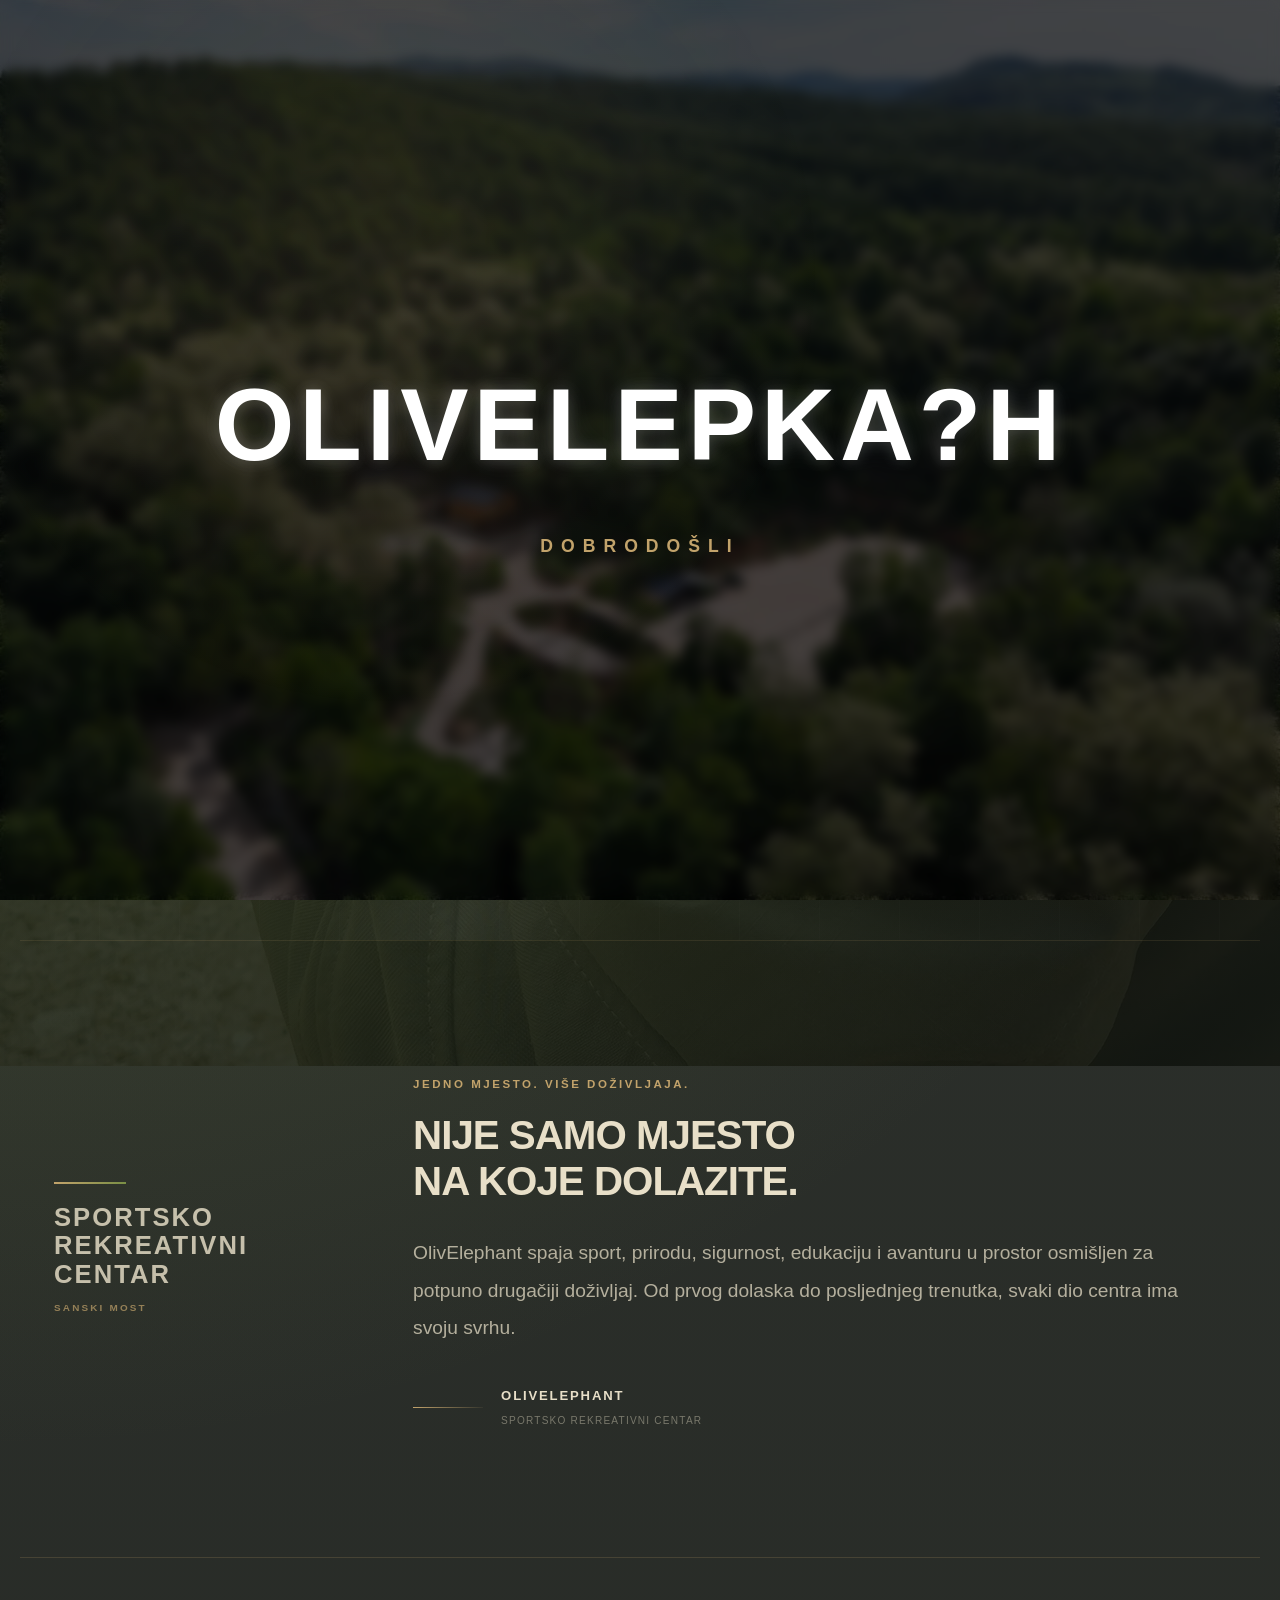
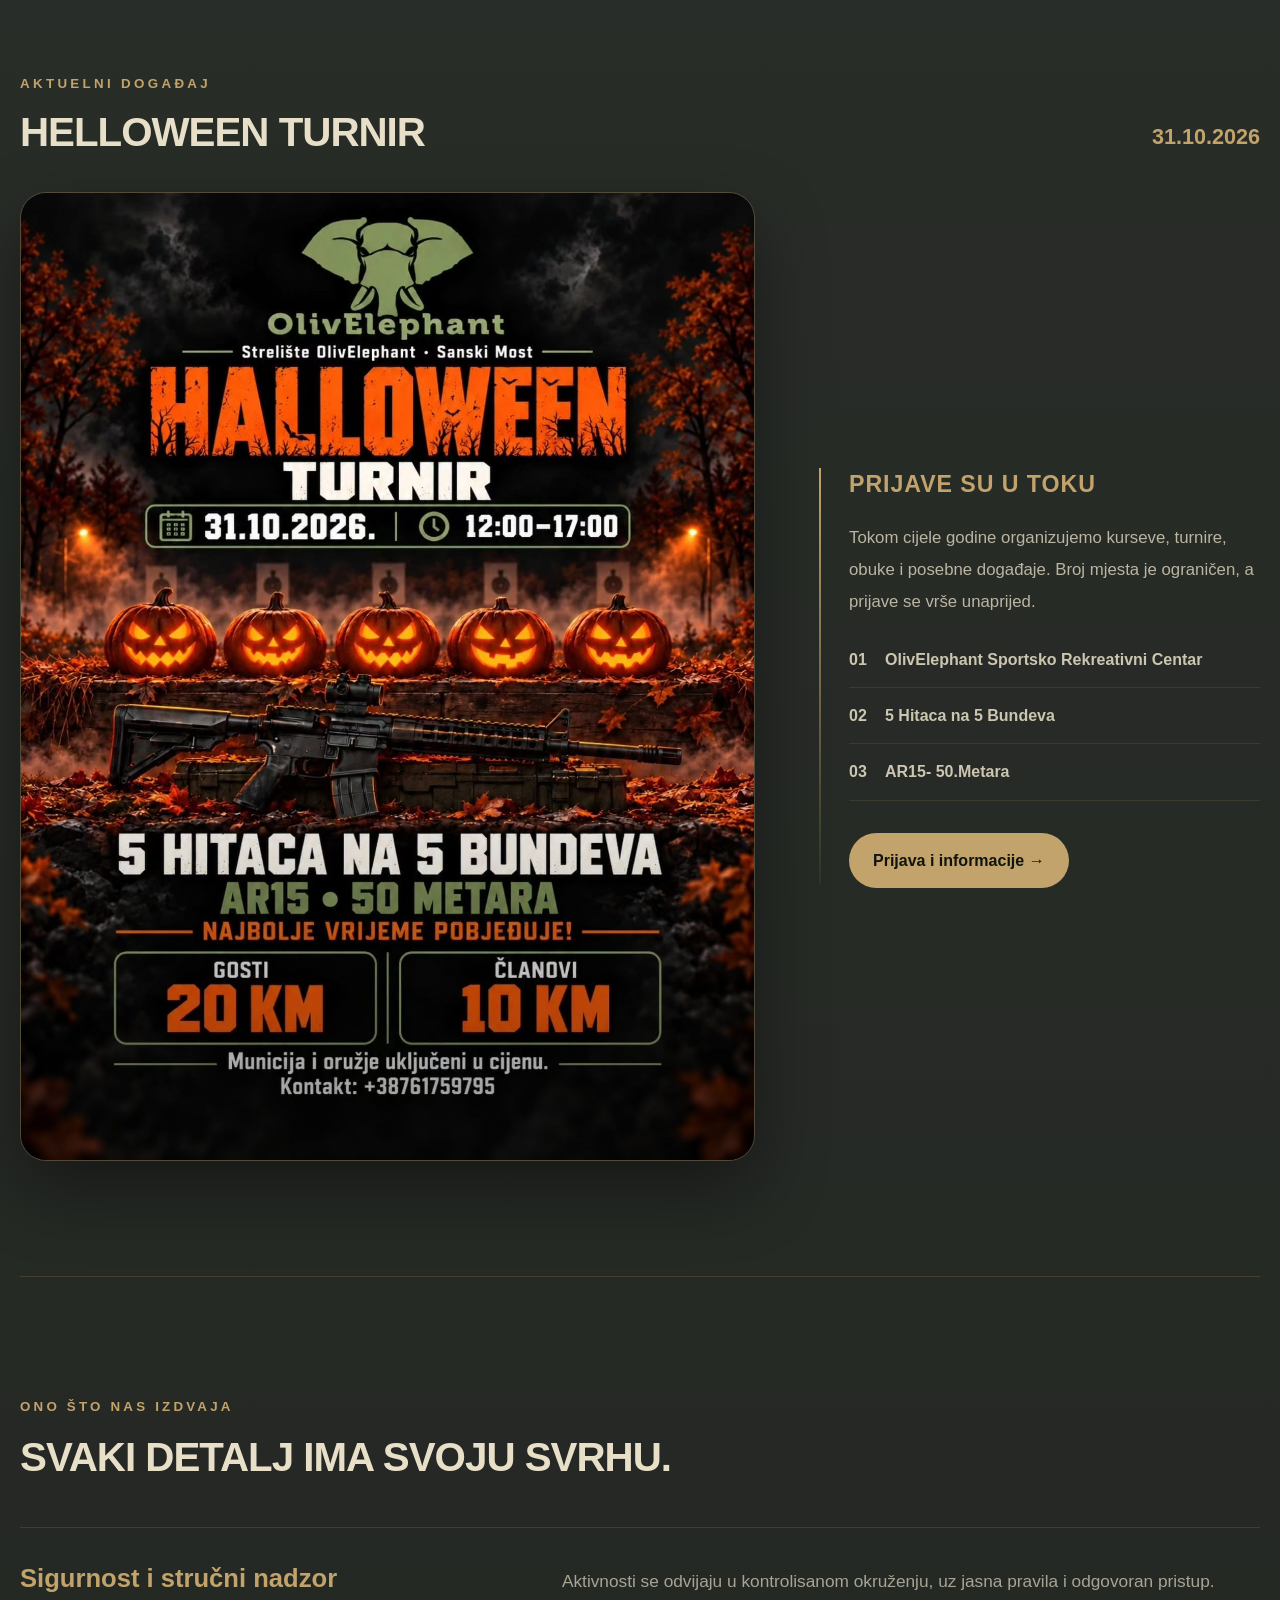
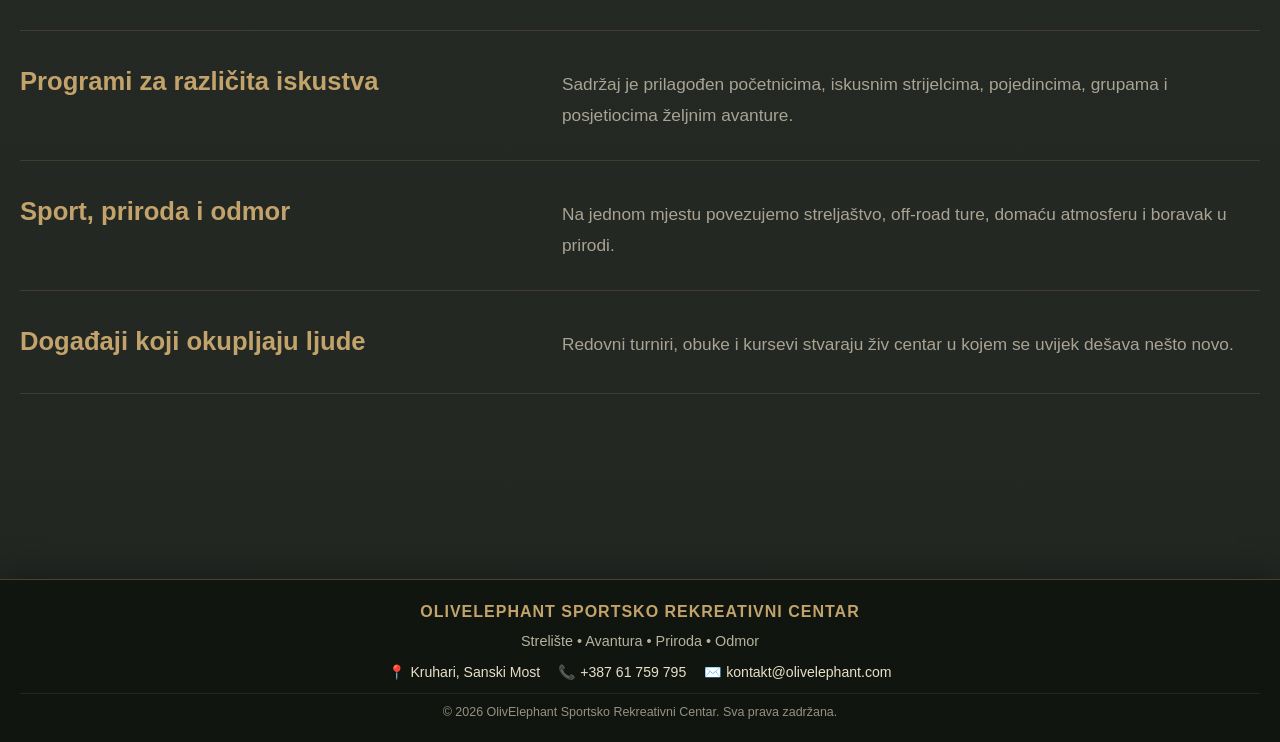
<file: index.html>
<!DOCTYPE html>
<html lang="bs">
<head>
    <meta charset="UTF-8">
    <meta name="viewport" content="width=device-width, initial-scale=1.0">

    <title>OlivElephant Sportsko Rekreativni Centar</title>

    <link rel="stylesheet" href="style.css?v=311">

    <link rel="icon" type="image/x-icon" href="favicon.ico">
    <link rel="icon" type="image/png" sizes="32x32" href="images/favicon.png">
    <link rel="apple-touch-icon" href="images/favicon.png">

    <style>
        /* =====================================================
           NOVA POČETNA STRANICA
           Stil je ograničen samo na index.html
        ===================================================== */

        .oe-home {
            width: min(1240px, calc(100% - 34px));
            margin: 44px auto 70px;
            padding: 0 !important;
            background: transparent !important;
            border: 0 !important;
            box-shadow: none !important;
            overflow: visible !important;
        }

        .oe-home::before {
            display: none !important;
        }

        /* HERO */

        .oe-hero {
            position: relative;
            min-height: min(720px, calc(100vh - 150px));
            display: flex;
            align-items: center;
            padding: clamp(40px, 7vw, 90px) clamp(4px, 3vw, 34px);
            overflow: hidden;
            border: 0;
            border-radius: 0;
            background: transparent;
            box-shadow: none;
            isolation: isolate;
        }

        .oe-hero::before {
            content: "";
            position: absolute;
            inset: 0;
            background:
                linear-gradient(110deg, transparent 0 36%, rgba(255,255,255,.055) 46%, transparent 56%),
                repeating-linear-gradient(
                    90deg,
                    transparent 0,
                    transparent 79px,
                    rgba(255,255,255,.017) 80px
                );
            animation: oeHeroSweep 7s ease-in-out infinite;
            z-index: -1;
        }

        .oe-hero::after {
            content: "OE";
            position: absolute;
            right: -0.06em;
            top: 50%;
            transform: translateY(-53%);
            color: rgba(232, 223, 200, 0.028);
            font-size: clamp(15rem, 38vw, 36rem);
            font-weight: 950;
            letter-spacing: -0.12em;
            line-height: 0.7;
            z-index: -1;
            pointer-events: none;
        }

        @keyframes oeHeroSweep {
            0%, 45% { transform: translateX(-25%); opacity: .2; }
            70%, 100% { transform: translateX(25%); opacity: .7; }
        }

        .oe-hero-content {
            max-width: 1180px;
            position: relative;
            z-index: 2;
        }

        .oe-kicker {
            display: inline-flex;
            align-items: center;
            gap: 12px;
            margin-bottom: 24px;
            color: var(--sand);
            font-size: .78rem;
            font-weight: 850;
            letter-spacing: .28em;
            text-transform: uppercase;
        }

        .oe-kicker::before {
            content: "";
            width: 56px;
            height: 1px;
            background: linear-gradient(90deg, transparent, var(--sand));
        }

        .oe-hero h2 {
            max-width: 1180px;
            margin: 0 0 28px !important;
            color: var(--cream) !important;
            font-size: clamp(3rem, 6.3vw, 6.4rem) !important;
            font-weight: 950;
            letter-spacing: -.045em;
            line-height: .92 !important;
            text-transform: uppercase;
        }

        .oe-hero h2::after {
            display: none !important;
        }

        .oe-hero-copy {
            max-width: 720px !important;
            margin: 0 !important;
            color: rgba(232, 223, 200, .79) !important;
            font-size: clamp(1rem, 1.5vw, 1.22rem) !important;
            line-height: 1.9 !important;
        }

        .oe-scroll-note {
            display: flex;
            align-items: center;
            gap: 14px;
            margin-top: 38px;
            color: rgba(194, 163, 107, .88);
            font-size: .75rem;
            font-weight: 800;
            letter-spacing: .16em;
            text-transform: uppercase;
        }

        .oe-hero-content::after {
            content: "";
            display: block;
            width: min(100%, 980px);
            height: 1px;
            margin-top: 58px;
            background: linear-gradient(
                90deg,
                rgba(194, 163, 107, .38),
                rgba(194, 163, 107, .08),
                transparent
            );
        }

        .oe-scroll-note span {
            width: 48px;
            height: 48px;
            display: grid;
            place-items: center;
            border: 1px solid rgba(194, 163, 107, .45);
            border-radius: 50%;
            animation: oeArrow 1.8s ease-in-out infinite;
        }

        @keyframes oeArrow {
            0%, 100% { transform: translateY(0); }
            50% { transform: translateY(6px); }
        }

        /* UVODNA PRIČA — novi editorial izgled */

        .oe-story {
            position: relative;
            display: grid;
            grid-template-columns: minmax(180px, .48fr) minmax(0, 1.52fr);
            gap: clamp(40px, 8vw, 120px);
            padding: clamp(75px, 10vw, 135px) clamp(4px, 3vw, 34px);
            border-top: 1px solid rgba(194, 163, 107, .13);
            border-bottom: 1px solid rgba(194, 163, 107, .19);
        }

        .oe-story-mark {
            align-self: center;
            display: flex;
            flex-direction: column;
            align-items: flex-start;
            gap: 11px;
        }

        .oe-story-side-line {
            width: 72px;
            height: 2px;
            margin-bottom: 8px;
            background: linear-gradient(90deg, var(--sand), var(--green-light));
        }

        .oe-story-mark strong {
            color: rgba(232,223,200,.82);
            font-size: clamp(1.15rem, 2vw, 1.75rem);
            font-weight: 900;
            line-height: 1.12;
            letter-spacing: .08em;
        }

        .oe-story-mark small {
            color: rgba(194,163,107,.7);
            font-size: .62rem;
            font-weight: 850;
            letter-spacing: .22em;
        }

        .oe-story-content {
            max-width: 900px;
        }

        .oe-story-eyebrow {
            display: inline-block;
            margin-bottom: 18px;
            color: var(--sand);
            font-size: .72rem;
            font-weight: 900;
            letter-spacing: .22em;
            text-transform: uppercase;
        }

        .oe-story-title {
            margin: 0 0 30px !important;
            color: var(--cream) !important;
            font-size: clamp(2.3rem, 5vw, 5.2rem) !important;
            line-height: .98 !important;
            letter-spacing: -.04em;
            text-transform: uppercase;
        }

        .oe-story-title::after {
            display: none !important;
        }

        .oe-story-content > p {
            max-width: 790px !important;
            margin: 0 !important;
            color: rgba(232, 223, 200, .73) !important;
            font-size: clamp(1.02rem, 1.5vw, 1.2rem) !important;
            line-height: 1.95 !important;
        }

        .oe-story-signature {
            display: grid;
            grid-template-columns: 70px auto;
            align-items: center;
            gap: 5px 18px;
            width: fit-content;
            margin-top: 38px;
        }

        .oe-story-signature > span {
            grid-row: 1 / 3;
            width: 70px;
            height: 1px;
            background: linear-gradient(90deg, var(--sand), rgba(194,163,107,.08));
        }

        .oe-story-signature strong {
            color: var(--cream);
            font-size: .82rem;
            letter-spacing: .14em;
            text-transform: uppercase;
        }

        .oe-story-signature small {
            color: rgba(232,223,200,.42);
            font-size: .63rem;
            letter-spacing: .12em;
            text-transform: uppercase;
        }

        /* AKTUELNI DOGAĐAJ */

        .oe-event {
            padding: clamp(68px, 9vw, 120px) 0;
            border-bottom: 1px solid rgba(194, 163, 107, .19);
        }

        .oe-event-heading {
            display: flex;
            justify-content: space-between;
            align-items: flex-end;
            gap: 30px;
            margin-bottom: 36px;
        }

        .oe-event-heading small {
            display: block;
            margin-bottom: 14px;
            color: var(--sand);
            font-weight: 850;
            letter-spacing: .25em;
            text-transform: uppercase;
        }

        .oe-event-heading h3 {
            margin: 0 !important;
            color: var(--cream) !important;
            font-size: clamp(2.5rem, 6vw, 6rem) !important;
            line-height: .95 !important;
            letter-spacing: -.045em;
            text-transform: uppercase;
        }

        .oe-event-date {
            color: var(--sand);
            font-size: clamp(1rem, 2vw, 1.35rem);
            font-weight: 800;
            white-space: nowrap;
        }

        .oe-event-layout {
            display: grid;
            grid-template-columns: minmax(0, 1.25fr) minmax(300px, .75fr);
            gap: clamp(30px, 5vw, 70px);
            align-items: center;
        }

        .oe-event-image {
            position: relative;
            overflow: hidden;
            border-radius: 26px;
            border: 1px solid rgba(194, 163, 107, .27);
            box-shadow: 0 28px 70px rgba(0,0,0,.42);
        }

        .oe-event-image::after {
            content: "";
            position: absolute;
            inset: 0;
            background: linear-gradient(180deg, transparent 55%, rgba(0,0,0,.4));
            pointer-events: none;
        }

        .oe-event-image img {
            display: block;
            width: 100%;
            height: auto;
            max-height: none;
            object-fit: contain;
            transition: transform .7s ease;
        }

        .oe-event-image:hover img {
            transform: scale(1.035);
        }

        .oe-event-copy {
            position: relative;
            padding-left: 30px;
        }

        .oe-event-copy::before {
            content: "";
            position: absolute;
            left: 0;
            top: 3px;
            bottom: 3px;
            width: 2px;
            background: linear-gradient(var(--sand), rgba(85,107,47,.15));
        }

        .oe-event-copy h4 {
            margin: 0 0 18px;
            color: var(--sand);
            font-size: 1.45rem;
            text-transform: uppercase;
            letter-spacing: .04em;
        }

        .oe-event-copy p {
            margin: 0 0 28px !important;
            color: rgba(232,223,200,.77) !important;
            font-size: 1.05rem !important;
            line-height: 1.9 !important;
        }

        .oe-event-meta {
            display: grid;
            gap: 14px;
            margin: 0 0 32px;
            padding: 0;
            list-style: none;
        }

        .oe-event-meta li {
            display: grid;
            grid-template-columns: 36px 1fr;
            align-items: center;
            margin: 0 !important;
            padding: 0 0 14px !important;
            color: rgba(232,223,200,.86) !important;
            background: transparent !important;
            border: 0 !important;
            border-bottom: 1px solid rgba(194,163,107,.13) !important;
            border-radius: 0 !important;
            box-shadow: none !important;
            font-weight: 650;
        }

        .oe-event-meta li::before {
            display: none !important;
        }

        .oe-event-btn {
            display: inline-flex;
            align-items: center;
            gap: 12px;
            padding: 14px 24px;
            color: var(--dark);
            background: var(--sand);
            border-radius: 999px;
            text-decoration: none;
            font-weight: 900;
            transition: .25s ease;
        }

        .oe-event-btn:hover {
            transform: translateY(-3px);
            background: var(--cream);
            box-shadow: 0 16px 35px rgba(0,0,0,.28);
        }

        /* ŠTA NAS IZDVAJA */

        .oe-values {
            padding: clamp(68px, 9vw, 120px) 0;
        }

        .oe-values-head {
            max-width: 760px;
            margin-bottom: 46px;
        }

        .oe-values-head small {
            color: var(--sand);
            font-weight: 850;
            letter-spacing: .24em;
            text-transform: uppercase;
        }

        .oe-values-head h3 {
            margin: 16px 0 0 !important;
            color: var(--cream) !important;
            font-size: clamp(2.5rem, 6vw, 5.6rem) !important;
            line-height: .96 !important;
            letter-spacing: -.045em;
            text-transform: uppercase;
        }

        .oe-value-row {
            display: grid;
            grid-template-columns: minmax(270px, .85fr) minmax(0, 1.15fr);
            gap: 28px;
            align-items: baseline;
            padding: 29px 0;
            border-top: 1px solid rgba(194, 163, 107, .18);
        }

        .oe-value-row:last-child {
            border-bottom: 1px solid rgba(194, 163, 107, .18);
        }

        .oe-value-number {
            color: rgba(194,163,107,.46);
            font-size: 2.3rem;
            font-weight: 900;
        }

        .oe-value-row h4 {
            margin: 0;
            color: var(--sand);
            font-size: clamp(1.2rem, 2vw, 1.65rem);
        }

        .oe-value-row p {
            margin: 0 !important;
            max-width: none !important;
            color: rgba(232,223,200,.68) !important;
            line-height: 1.8 !important;
        }

        /* MOBITEL */

        @media (max-width: 820px) {
            .oe-home {
                width: calc(100% - 20px);
                margin-top: 22px;
            }

            .oe-hero {
                min-height: 570px;
                align-items: center;
                padding: 38px 4px 54px;
                border-radius: 0;
            }

            .oe-hero::after {
                right: -.1em;
                font-size: 16rem;
            }

            .oe-kicker {
                font-size: .65rem;
                letter-spacing: .18em;
            }

            .oe-kicker::before {
                width: 30px;
            }

            .oe-hero h2 {
                max-width: 100%;
                font-size: clamp(2.15rem, 10.5vw, 3.7rem) !important;
                line-height: .96 !important;
                letter-spacing: -.04em;
            }

            .oe-hero-copy {
                font-size: .98rem !important;
                line-height: 1.75 !important;
            }

            .oe-story {
                grid-template-columns: 1fr;
                gap: 34px;
                padding: 72px 4px;
            }

            .oe-story-mark {
                align-items: flex-start;
                gap: 9px;
            }

            .oe-story-side-line {
                width: 54px;
            }

            .oe-story-mark strong {
                font-size: 1.05rem;
            }

            .oe-story-title {
                font-size: clamp(2.25rem, 11vw, 3.7rem) !important;
            }

            .oe-story-signature {
                grid-template-columns: 46px auto;
            }

            .oe-story-signature > span {
                width: 46px;
            }

            .oe-event-heading {
                display: block;
            }

            .oe-event-date {
                display: block;
                margin-top: 18px;
            }

            .oe-event-layout {
                grid-template-columns: 1fr;
            }

            .oe-event-copy {
                padding-left: 20px;
            }

            .oe-value-row {
                grid-template-columns: 1fr;
                gap: 10px;
            }

            .oe-value-row p {
                grid-column: 1;
            }

            .oe-value-number {
                font-size: 1.65rem;
            }

        }

        @media (prefers-reduced-motion: reduce) {
            .oe-hero::before,
            .oe-scroll-note span {
                animation: none !important;
            }

            .oe-event-image img {
                transition: none !important;
            }
        }
    </style>

<style id="oe-client-refinements">
/* Ujednačena tipografija na svim jezicima */
.oe-hero h2 {font-size:clamp(2.15rem,4.4vw,4.65rem)!important;line-height:1.06!important;}
.club-intro h2,.rent-hero h2,.stay-hero h2 {font-size:clamp(2.3rem,5.2vw,5.1rem)!important;line-height:1.02!important;overflow-wrap:normal;word-break:normal;}
.club-manifesto p {font-size:clamp(1.9rem,3.7vw,3.65rem)!important;line-height:1.16!important;}
.club-moments-head h3,.rent-fleet-head h3,.stay-story-title h3,.stay-features-head h3,.stay-gallery-head h3 {font-size:clamp(2rem,3.9vw,3.8rem)!important;line-height:1.12!important;}
.contact-intro h2 {font-size:clamp(2.6rem,5.5vw,5.2rem)!important;line-height:1.06!important;}
.contact-note h3 {font-size:clamp(1.9rem,3.5vw,3.2rem)!important;line-height:1.13!important;}
.range-copy h2,html[lang="de"] .range-copy h2 {font-size:clamp(2.1rem,3.2vw,3.15rem)!important;line-height:1.06!important;white-space:normal!important;overflow-wrap:normal!important;word-break:normal!important;hyphens:auto;}
.range-copy-inner {min-width:0;width:100%;}
.range-copy {min-width:0;padding:clamp(24px,3.2vw,52px)!important;}
.range-detail-row h3,.range-detail-row h2 {font-size:clamp(1.9rem,3.5vw,3.4rem)!important;line-height:1.12!important;}
@media(max-width:768px){.oe-hero h2{font-size:clamp(2rem,8vw,3.1rem)!important}.range-copy h2,html[lang="de"] .range-copy h2{font-size:clamp(2rem,7vw,2.9rem)!important}.contact-intro h2{font-size:clamp(2.4rem,10vw,3.6rem)!important}}
</style>
<style id="oe-uniform-typography">
/* UJEDNAČENA TIPOGRAFIJA — desktop / tablet / telefon */
:root { --oe-title-hero: clamp(2.35rem, 4.1vw, 4.15rem); --oe-title-section: clamp(1.85rem, 3.15vw, 3.05rem); }
.oe-hero h2, .club-intro h2, .contact-intro h2, .rent-hero h2, .stay-hero h2, .range-copy h2 {
  font-size: var(--oe-title-hero) !important;
  line-height: 1.08 !important;
  letter-spacing: -.035em !important;
  overflow-wrap: normal;
  word-break: normal;
}
.oe-story h2, .oe-story h3, .oe-features h2, .oe-features h3,
.oe-event h2, .oe-event h3, .oe-home section h3,
.club-manifesto p, .club-moments-head h3, .club-page section h3,
.contact-note h3, .arrival-main h4, .contact-page section h3,
.rent-fleet-head h3, .rent-page section h3, .vehicle-copy h3,
.stay-story-title h3, .stay-features-head h3, .stay-gallery-head h3, .stay-page section h3,
.range-details h3, .range-page section h3, .range-detail-label h3 {
  font-size: var(--oe-title-section) !important;
  line-height: 1.14 !important;
  letter-spacing: -.025em !important;
}
html[lang="de"] .range-copy h2 {
  font-size: clamp(2rem, 3.25vw, 3.35rem) !important;
  white-space: normal !important;
  overflow-wrap: normal !important;
}
@media (max-width: 768px) {
  :root { --oe-title-hero: clamp(2rem, 7.2vw, 2.85rem); --oe-title-section: clamp(1.7rem, 5.8vw, 2.35rem); }
  .oe-hero h2, .club-intro h2, .contact-intro h2, .rent-hero h2, .stay-hero h2, .range-copy h2 { line-height: 1.12 !important; }
  html[lang="de"] .range-copy h2 { font-size: clamp(1.85rem, 6.5vw, 2.6rem) !important; }
}
</style>

<style id="oe-value-layout-fix">
@media (min-width: 761px) {
  .oe-value-row { grid-template-columns: minmax(270px, 0.85fr) minmax(0, 1.15fr) !important; gap: 26px !important; }
  .oe-value-row h4 { overflow-wrap: normal; word-break: normal; }
}
@media (max-width: 760px) {
  .oe-value-row { grid-template-columns: minmax(0,1fr) !important; gap: 10px !important; }
  .oe-value-row h4, .oe-value-row p { grid-column: 1 !important; }
}
</style>
</head>

<body>

    <div id="intro">
        <div class="intro-content">
            <h1 id="glitchText">#_!@%&</h1>
            <p>DOBRODOŠLI</p>
        </div>
    </div>

    <header>
        <div class="header-logo">
            <img src="images/logo.png" alt="OlivElephant">
        </div>

        <h1>OlivElephant Sportsko Rekreativni Centar</h1>

        <button
            class="menu-toggle"
            id="menuToggle"
            type="button"
            aria-label="Otvori meni"
            aria-expanded="false"
        >
            ☰
        </button>

        <nav id="mobileMenu">
            <a href="index.html" class="nav-link">Početna</a>
            <a href="streliste.html">O strelištu</a>
            <a href="klubhaus.html" class="nav-link">Klubhaus</a>
            <a href="rent.html" class="nav-link">4x4 Rent & Tours</a>
            <a href="smjestaj.html" class="nav-link">Prenoćište</a>
            <a href="kontakt.html" class="nav-link nav-contact">Kontakt</a>
        </nav>
    </header>

    <main class="oe-home">

        <section class="oe-hero">
            <div class="oe-hero-content">
                <span class="oe-kicker">OlivElephant • Sanski Most</span>

                <h2>
                    Stvoreno za one koji žele nešto drugačije.
                </h2>

                <p class="oe-hero-copy">
                    Mjesto gdje se sportsko streljaštvo, edukacija,
                    off-road iskustvo, domaća atmosfera i odmor u prirodi
                    spajaju u jedan potpuno drugačiji doživljaj.
                </p>

                <div class="oe-scroll-note">
                    <span>↓</span>
                    Istražite priču centra
                </div>
            </div>
        </section>

        <section class="oe-story">
            <div class="oe-story-mark">
                <span class="oe-story-side-line"></span>
                <strong>SPORTSKO<br>REKREATIVNI<br>CENTAR</strong>
                <small>SANSKI MOST</small>
            </div>

            <div class="oe-story-content">
                <span class="oe-story-eyebrow">Jedno mjesto. Više doživljaja.</span>

                <h3 class="oe-story-title">
                    Nije samo mjesto<br>
                    na koje dolazite.
                </h3>

                <p>
                    OlivElephant spaja sport, prirodu, sigurnost, edukaciju
                    i avanturu u prostor osmišljen za potpuno drugačiji doživljaj.
                    Od prvog dolaska do posljednjeg trenutka, svaki dio centra
                    ima svoju svrhu.
                </p>

                <div class="oe-story-signature">
                    <span></span>
                    <strong>OlivElephant</strong>
                    <small>Sportsko Rekreativni Centar</small>
                </div>
            </div>
        </section>

        <section class="oe-event">
            <div class="oe-event-heading">
                <div>
                    <small>Aktuelni događaj</small>
                    <h3>HELLOWEEN TURNIR</h3>
                </div>

                <div class="oe-event-date">
                    31.10.2026 
                </div>
            </div>

            <div class="oe-event-layout">
                <div class="oe-event-image">
                    <img src="images/event.jpg" alt="Tactical Medical Kurs">
                </div>

                <div class="oe-event-copy">
                    <h4>Prijave su u toku</h4>

                    <p>
                        Tokom cijele godine organizujemo kurseve, turnire,
                        obuke i posebne događaje. Broj mjesta je ograničen,
                        a prijave se vrše unaprijed.
                    </p>

                    <ul class="oe-event-meta">
                        <li><span>01</span><span>OlivElephant Sportsko Rekreativni Centar</span></li>
                        <li><span>02</span><span>5 Hitaca na 5 Bundeva</span></li>
                        <li><span>03</span><span>AR15- 50.Metara</span></li>
                    </ul>

                    <a href="kontakt.html" class="oe-event-btn">
                        Prijava i informacije →
                    </a>
                </div>
            </div>
        </section>

        <section class="oe-values">
            <div class="oe-values-head">
                <small>Ono što nas izdvaja</small>

                <h3>
                    Svaki detalj ima svoju svrhu.
                </h3>
            </div>

            <div class="oe-value-row">
                
                <h4>Sigurnost i stručni nadzor</h4>
                <p>
                    Aktivnosti se odvijaju u kontrolisanom okruženju,
                    uz jasna pravila i odgovoran pristup.
                </p>
            </div>

            <div class="oe-value-row">
                
                <h4>Programi za različita iskustva</h4>
                <p>
                    Sadržaj je prilagođen početnicima, iskusnim strijelcima,
                    pojedincima, grupama i posjetiocima željnim avanture.
                </p>
            </div>

            <div class="oe-value-row">
                
                <h4>Sport, priroda i odmor</h4>
                <p>
                    Na jednom mjestu povezujemo streljaštvo, off-road ture,
                    domaću atmosferu i boravak u prirodi.
                </p>
            </div>

            <div class="oe-value-row">
                
                <h4>Događaji koji okupljaju ljude</h4>
                <p>
                    Redovni turniri, obuke i kursevi stvaraju živ centar
                    u kojem se uvijek dešava nešto novo.
                </p>
            </div>
        </section>


    </main>

    <footer>
        <div class="footer-title">OlivElephant Sportsko Rekreativni Centar</div>
        <p class="footer-subtitle">Strelište • Avantura • Priroda • Odmor</p>

        <div class="footer-contact">
            <span>📍 Kruhari, Sanski Most</span>
            <a href="tel:+38761759795">📞 +387 61 759 795</a>
            <a href="mailto:kontakt@olivelephant.com">✉️ kontakt@olivelephant.com</a>
        </div>

        <div class="footer-bottom">
            © 2026 OlivElephant Sportsko Rekreativni Centar. Sva prava zadržana.
        </div>
    </footer>

    <script src="script.js?v=310"></script>
<link rel="stylesheet" href="winter_ice.css?v=4">
<script src="snow.js?v=4" defer></script>
    
</body>
</html>
</file>
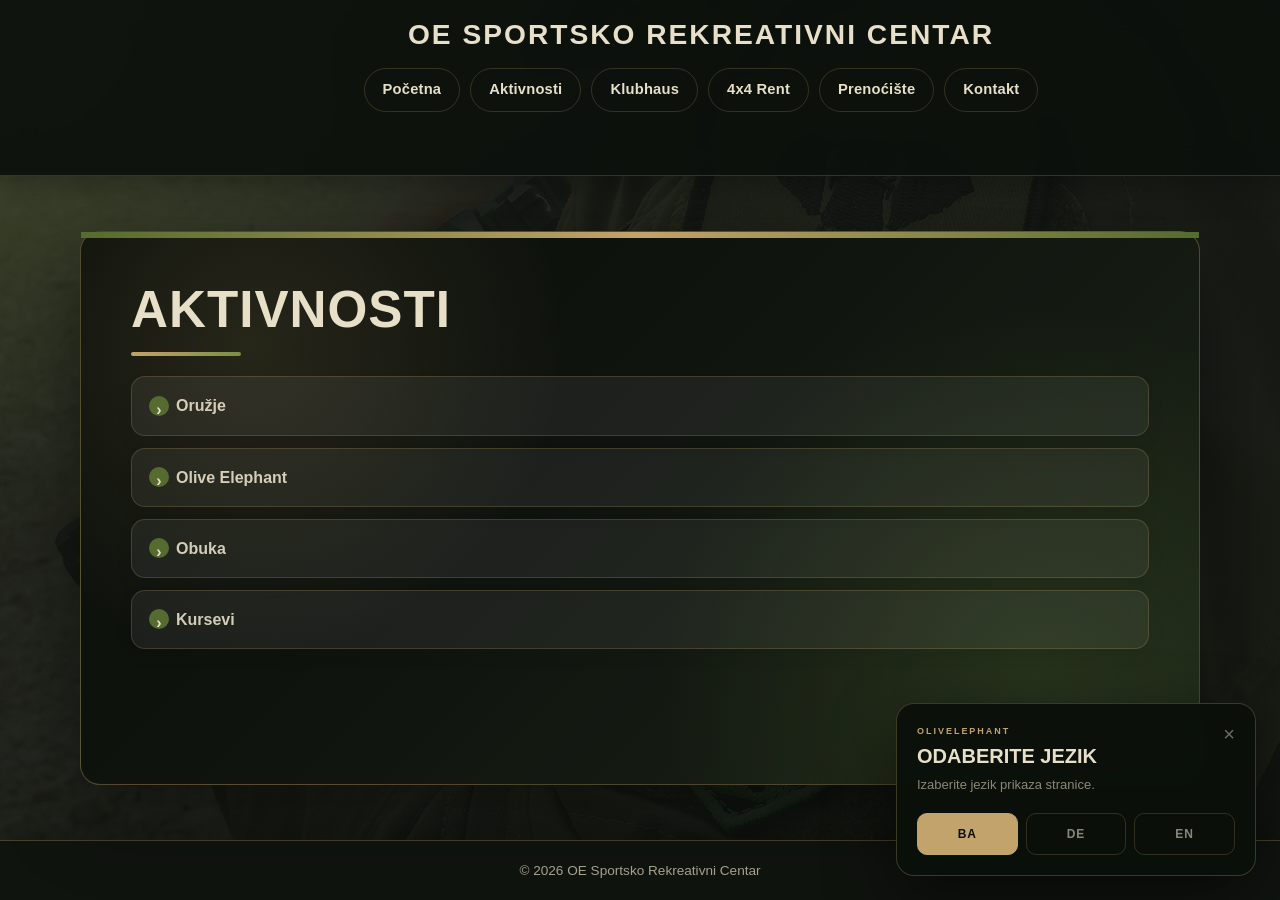
<file: aktivnosti.html>
<!DOCTYPE html>
<html lang="bs">
<head>
    <meta charset="UTF-8">
    <meta name="viewport" content="width=device-width, initial-scale=1.0">
    <title>Aktivnosti - OE Sportsko Rekreativni Centar</title>
    <link rel="stylesheet" href="style.css">
</head>
<body>

<header>
    <h1>OE Sportsko Rekreativni Centar</h1>
    <nav>
        <a href="index.html">Početna</a>
        <a href="aktivnosti.html">Aktivnosti</a>
        <a href="klubhaus.html">Klubhaus</a>
        <a href="rent.html">4x4 Rent</a>
        <a href="smjestaj.html">Prenoćište</a>
        <a href="kontakt.html">Kontakt</a>
    </nav>
</header>

<main>
    <h2>Aktivnosti</h2>

    <ul>
        <li>Oružje</li>
        <li>Olive Elephant</li>
        <li>Obuka</li>
        <li>Kursevi</li>
    </ul>
</main>

<footer>
    <p>© 2026 OE Sportsko Rekreativni Centar</p>
</footer>

<script src="script.js"></script>
</body>
</html>
</file>
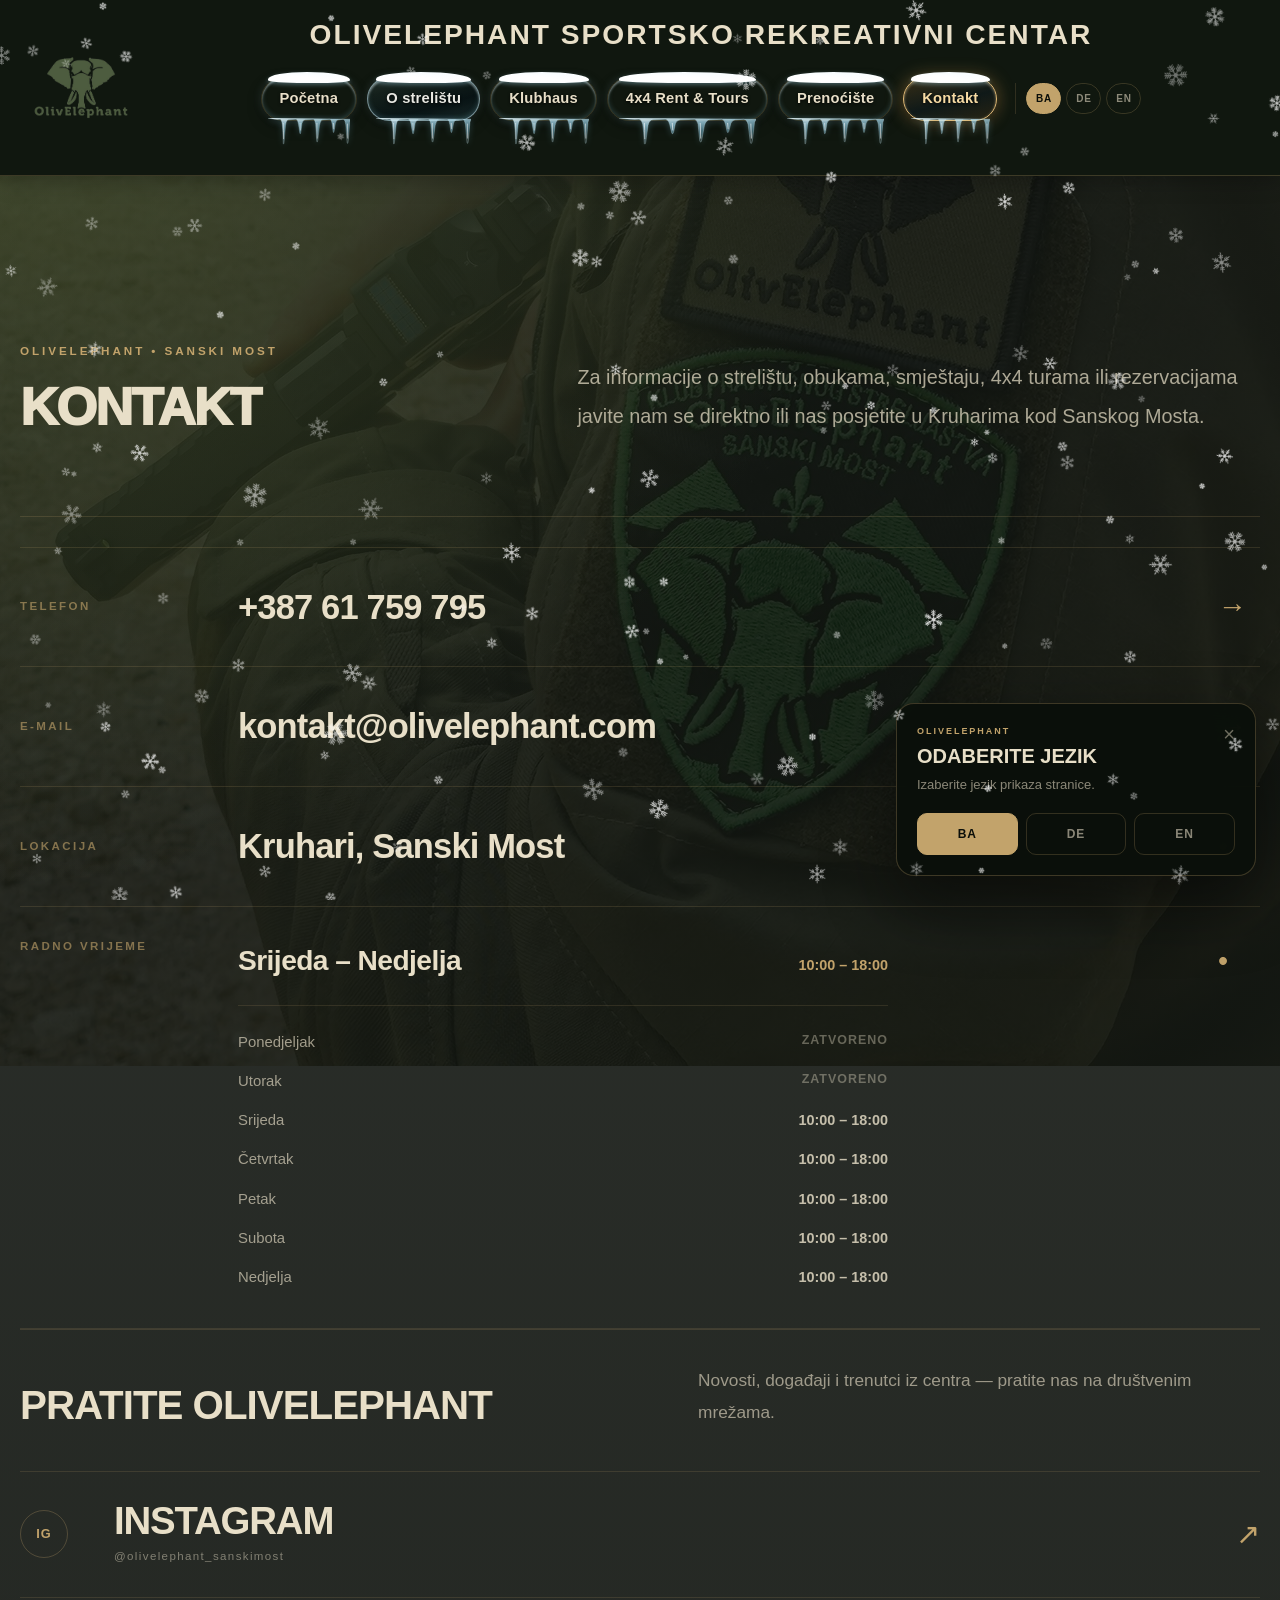
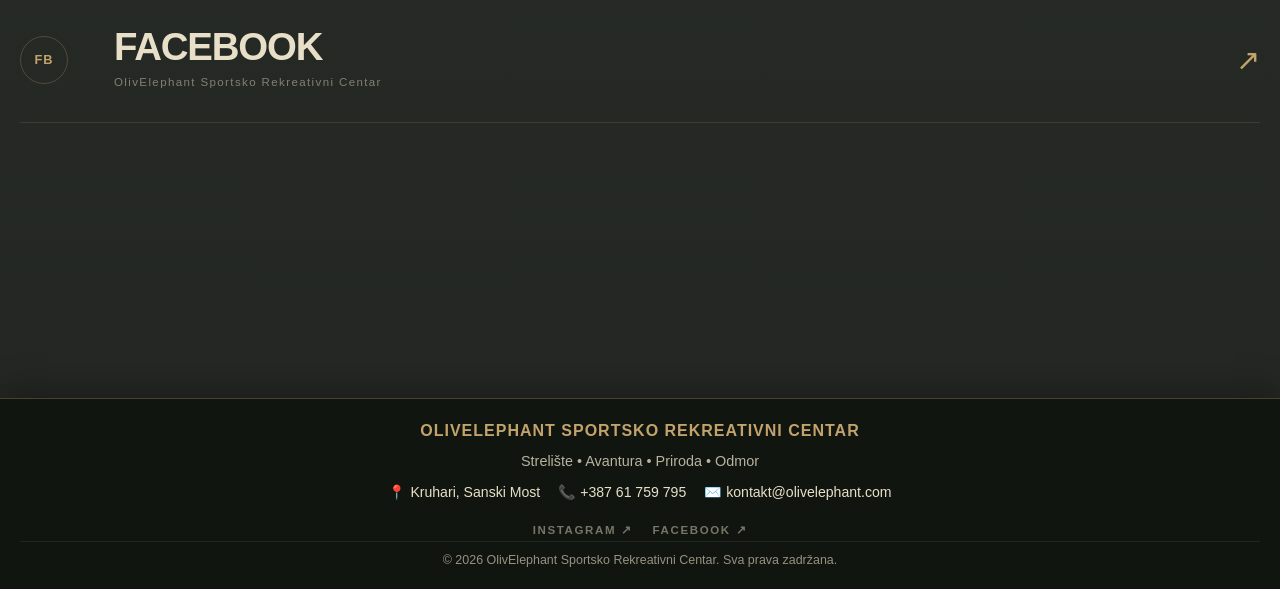
<file: kontakt.html>
<!DOCTYPE html>
<html lang="bs">
<head>
    <meta charset="UTF-8">
    <meta name="viewport" content="width=device-width, initial-scale=1.0">

    <title>Kontakt - OlivElephant Sportsko Rekreativni Centar</title>

    <link rel="stylesheet" href="style.css?v=310">
    <link rel="icon" type="image/x-icon" href="favicon.ico">
    <link rel="icon" type="image/png" sizes="32x32" href="images/favicon.png">
    <link rel="apple-touch-icon" href="images/favicon.png">

    <style>
        /* KONTAKT — minimalan, navigacijski dizajn */

        .contact-page {
            width: min(1240px, calc(100% - 34px));
            margin: 40px auto 80px;
            padding: 0 !important;
            background: transparent !important;
            border: 0 !important;
            box-shadow: none !important;
        }

        .contact-page::before { display: none !important; }

        .contact-intro {
            display: grid;
            grid-template-columns: .8fr 1.2fr;
            gap: clamp(40px, 8vw, 120px);
            padding: clamp(70px, 10vw, 125px) 0 80px;
            border-bottom: 1px solid rgba(194,163,107,.18);
        }

        .contact-kicker {
            display: block;
            margin-bottom: 18px;
            color: var(--sand);
            font-size: .73rem;
            font-weight: 850;
            letter-spacing: .25em;
            text-transform: uppercase;
        }

        .contact-intro h2 {
            margin: 0 !important;
            color: var(--cream) !important;
            font-size: clamp(3.8rem, 8vw, 8rem) !important;
            font-weight: 950;
            line-height: .82 !important;
            letter-spacing: -.06em;
            text-transform: uppercase;
        }

        .contact-intro h2::after { display: none !important; }

        .contact-intro-copy {
            align-self: end;
            max-width: 700px;
        }

        .contact-intro-copy p {
            margin: 0 !important;
            color: rgba(232,223,200,.72) !important;
            font-size: clamp(1.05rem, 1.55vw, 1.25rem) !important;
            line-height: 1.95 !important;
        }

        /* Kontakt bez kartica */

        .contact-lines {
            padding: 30px 0 100px;
        }

        .contact-line {
            display: grid;
            grid-template-columns: 190px minmax(0, 1fr) 42px;
            gap: 28px;
            align-items: center;
            padding: 30px 0;
            border-bottom: 1px solid rgba(194,163,107,.16);
            text-decoration: none;
        }

        .contact-line:first-child {
            border-top: 1px solid rgba(194,163,107,.16);
        }

        .contact-line-label {
            color: rgba(194,163,107,.62);
            font-size: .72rem;
            font-weight: 850;
            letter-spacing: .21em;
            text-transform: uppercase;
        }

        .contact-line-value {
            color: var(--cream);
            font-size: clamp(1.3rem, 2.7vw, 2.5rem);
            font-weight: 800;
            letter-spacing: -.025em;
        }

        .contact-line-arrow {
            color: var(--sand);
            font-size: 1.8rem;
            transition: transform .25s ease;
        }

        a.contact-line:hover .contact-line-arrow {
            transform: translateX(7px);
        }

        a.contact-line:hover .contact-line-value {
            color: var(--sand);
        }

        /* završna napomena */

        /* završna napomena */

        .contact-note {
            display: grid;
            grid-template-columns: 1fr 1fr;
            gap: clamp(35px, 7vw, 100px);
            padding: 10px 0 80px;
        }

        .contact-note h3 {
            margin: 0 !important;
            color: var(--cream) !important;
            font-size: clamp(2rem, 4.5vw, 4rem) !important;
            line-height: .98 !important;
            letter-spacing: -.04em;
            text-transform: uppercase;
        }

        .contact-note p {
            margin: 0 !important;
            color: rgba(232,223,200,.65) !important;
            line-height: 1.9 !important;
        }


        /* DOLAZAK — zamjena za Google Maps */

        .contact-arrival {
            padding-bottom: 110px;
        }

        .arrival-layout {
            display: grid;
            grid-template-columns: 1.05fr .95fr;
            gap: 1px;
            background: rgba(194,163,107,.16);
            border-top: 1px solid rgba(194,163,107,.16);
            border-bottom: 1px solid rgba(194,163,107,.16);
        }

        .arrival-main,
        .arrival-steps {
            background: rgba(10,15,10,.96);
        }

        .arrival-main {
            min-height: 470px;
            padding: clamp(42px, 6vw, 78px);
            display: flex;
            flex-direction: column;
            justify-content: flex-end;
            position: relative;
            overflow: hidden;
        }

        .arrival-main::after {
            content: "OE";
            position: absolute;
            right: -.08em;
            top: -.1em;
            color: rgba(232,223,200,.025);
            font-size: clamp(12rem, 22vw, 21rem);
            font-weight: 950;
            line-height: 1;
            pointer-events: none;
        }

        .arrival-number {
            color: var(--sand);
            font-size: .75rem;
            font-weight: 900;
            letter-spacing: .22em;
        }

        .arrival-main h4 {
            max-width: 620px;
            margin: 18px 0 24px;
            color: var(--cream);
            font-size: clamp(2.5rem, 5vw, 5rem);
            line-height: .92;
            letter-spacing: -.045em;
            text-transform: uppercase;
        }

        .arrival-main p {
            max-width: 610px !important;
            margin: 0 !important;
            color: rgba(232,223,200,.65) !important;
            line-height: 1.9 !important;
        }

        .arrival-steps {
            display: flex;
            flex-direction: column;
        }

        .arrival-step {
            display: grid;
            grid-template-columns: 55px 1fr;
            gap: 20px;
            padding: 38px clamp(28px, 4vw, 52px);
            border-bottom: 1px solid rgba(194,163,107,.15);
        }

        .arrival-step > span {
            color: rgba(194,163,107,.55);
            font-size: .75rem;
            font-weight: 900;
            letter-spacing: .18em;
        }

        .arrival-step strong {
            display: block;
            margin-bottom: 10px;
            color: var(--cream);
            font-size: 1.18rem;
            text-transform: uppercase;
        }

        .arrival-step p {
            margin: 0 !important;
            color: rgba(232,223,200,.6) !important;
            line-height: 1.75 !important;
        }

        .arrival-call {
            margin-top: auto;
            padding: 38px clamp(28px, 4vw, 52px);
            color: inherit;
            text-decoration: none;
            transition: background .25s ease;
        }

        .arrival-call:hover {
            background: rgba(194,163,107,.07);
        }

        .arrival-call small {
            display: block;
            margin-bottom: 9px;
            color: rgba(194,163,107,.58);
            font-weight: 850;
            letter-spacing: .18em;
            text-transform: uppercase;
        }

        .arrival-call strong {
            display: block;
            margin-bottom: 17px;
            color: var(--cream);
            font-size: clamp(1.5rem, 3vw, 2.4rem);
        }

        .arrival-call b {
            color: var(--sand);
            font-size: .76rem;
            letter-spacing: .15em;
        }


        /* RADNO VRIJEME */

        .contact-hours {
            align-items: start;
        }

        .hours-wrap {
            width: min(100%, 650px);
        }

        .hours-status {
            display: flex;
            justify-content: space-between;
            gap: 25px;
            align-items: baseline;
            padding-bottom: 20px;
        }

        .hours-status strong {
            color: var(--cream);
            font-size: clamp(1.3rem, 2.2vw, 2rem);
            letter-spacing: -.02em;
        }

        .hours-status > span {
            color: var(--sand);
            font-size: .9rem;
            font-weight: 850;
            white-space: nowrap;
        }

        .hours-list {
            padding-top: 17px;
            border-top: 1px solid rgba(194,163,107,.15);
        }

        .hours-list > div {
            display: grid;
            grid-template-columns: 1fr auto;
            gap: 24px;
            padding: 7px 0;
        }

        .hours-list span {
            color: rgba(232,223,200,.65);
            font-size: .93rem;
        }

        .hours-list b {
            color: rgba(232,223,200,.82);
            font-size: .9rem;
            font-weight: 650;
            white-space: nowrap;
        }

        .hours-list > div:nth-child(-n+2) b {
            color: rgba(232,223,200,.38);
            text-transform: uppercase;
            font-size: .78rem;
            letter-spacing: .08em;
        }


        /* DRUŠTVENE MREŽE */

        .social-section {
            padding: 35px 0 95px;
            border-top: 1px solid rgba(194,163,107,.18);
        }

.social-head {
    display: grid;
    grid-template-columns: 1.1fr 1fr;
    gap: 60px;
    align-items: end;
    margin-bottom: 42px;
}

        .social-head small {
            color: var(--sand);
            font-size: .72rem;
            font-weight: 850;
            letter-spacing: .23em;
            text-transform: uppercase;
        }

.social-head h3 {
    margin: 0 !important;
    color: var(--cream) !important;
    font-size: clamp(2rem, 3.2vw, 3.5rem) !important;
    line-height: 1 !important;
    letter-spacing: -0.035em;
    text-transform: uppercase;
    white-space: nowrap;
}

        .social-head p {
            grid-column: 2;
            max-width: 680px !important;
            margin: 0 !important;
            color: rgba(232,223,200,.62) !important;
            line-height: 1.85 !important;
        }

        .social-links {
            border-top: 1px solid rgba(194,163,107,.16);
        }

        .social-link {
            display: grid;
            grid-template-columns: 70px minmax(0,1fr) auto;
            gap: 24px;
            align-items: center;
            padding: 30px 0;
            border-bottom: 1px solid rgba(194,163,107,.16);
            text-decoration: none;
            color: inherit;
        }

        .social-icon {
            width: 48px;
            height: 48px;
            display: grid;
            place-items: center;
            border: 1px solid rgba(194,163,107,.28);
            border-radius: 50%;
            color: var(--sand);
            font-size: .8rem;
            font-weight: 900;
            letter-spacing: .08em;
        }

        .social-name {
            display: flex;
            flex-direction: column;
            gap: 7px;
        }

        .social-name strong {
            color: var(--cream);
            font-size: clamp(1.5rem, 3vw, 2.7rem);
            line-height: 1;
            letter-spacing: -.03em;
            text-transform: uppercase;
            transition: color .25s ease, transform .25s ease;
        }

        .social-name small {
            color: rgba(232,223,200,.48);
            font-size: .72rem;
            letter-spacing: .12em;
        }

        .social-arrow {
            color: var(--sand);
            font-size: 1.8rem;
            transition: transform .25s ease;
        }

        .social-link:hover .social-name strong {
            color: var(--sand);
            transform: translateX(7px);
        }

        .social-link:hover .social-arrow {
            transform: translate(5px,-5px);
        }

        .footer-social {
            display: flex;
            justify-content: center;
            gap: 20px;
            margin-top: 16px;
        }

        .footer-social a {
            color: rgba(232,223,200,.48);
            font-size: .72rem;
            font-weight: 800;
            letter-spacing: .14em;
            text-decoration: none;
            text-transform: uppercase;
            transition: color .25s ease;
        }

        .footer-social a:hover {
            color: var(--sand);
        }

        @media (max-width: 900px) {
            .contact-page {
                width: calc(100% - 20px);
                margin-top: 20px;
            }

            .contact-intro {
                grid-template-columns: 1fr;
                gap: 30px;
                padding-top: 60px;
            }

            .contact-intro h2 {
                font-size: clamp(3.4rem, 19vw, 5.4rem) !important;
            }

            .contact-line {
                grid-template-columns: 1fr 34px;
                gap: 10px;
                padding: 25px 0;
            }

            .contact-line-label {
                grid-column: 1 / -1;
            }

            .contact-hours {
                grid-template-columns: 1fr;
            }

            .contact-hours .contact-line-arrow {
                display: none;
            }

            .hours-wrap {
                width: 100%;
            }

            .hours-status {
                align-items: flex-start;
                flex-direction: column;
                gap: 6px;
            }

            .hours-list > div {
                gap: 12px;
            }

            .location-head {
                grid-template-columns: 1fr;
                gap: 14px;
            }
.contact-note {
                grid-template-columns: 1fr;
                gap: 22px;
            }

.social-head h3 {
    white-space: normal;
    font-size: 2rem !important;
}
            
            .arrival-layout {
                grid-template-columns: 1fr;
            }

            .arrival-main {
                min-height: 390px;
                padding: 38px 22px;
            }

            .arrival-step {
                grid-template-columns: 38px 1fr;
                padding: 30px 22px;
            }

            .arrival-call {
                padding: 32px 22px;
            }

            .social-head {
                grid-template-columns: 1fr;
                gap: 14px;
            }

            .social-head p {
                grid-column: 1;
            }

            .social-link {
                grid-template-columns: 54px minmax(0,1fr) 28px;
                gap: 14px;
                padding: 24px 0;
            }

            .social-icon {
                width: 42px;
                height: 42px;
            }

            .social-name strong {
                font-size: 1.45rem;
            }

            .social-name small {
                font-size: .65rem;
            }

            .footer-social {
                gap: 14px;
                flex-wrap: wrap;
            }
        }
    </style>

<style id="oe-client-refinements">
/* Ujednačena tipografija na svim jezicima */
.oe-hero h2 {font-size:clamp(2.15rem,4.4vw,4.65rem)!important;line-height:1.06!important;}
.club-intro h2,.rent-hero h2,.stay-hero h2 {font-size:clamp(2.3rem,5.2vw,5.1rem)!important;line-height:1.02!important;overflow-wrap:normal;word-break:normal;}
.club-manifesto p {font-size:clamp(1.9rem,3.7vw,3.65rem)!important;line-height:1.16!important;}
.club-moments-head h3,.rent-fleet-head h3,.stay-story-title h3,.stay-features-head h3,.stay-gallery-head h3 {font-size:clamp(2rem,3.9vw,3.8rem)!important;line-height:1.12!important;}
.contact-intro h2 {font-size:clamp(2.6rem,5.5vw,5.2rem)!important;line-height:1.06!important;}
.contact-note h3 {font-size:clamp(1.9rem,3.5vw,3.2rem)!important;line-height:1.13!important;}
.range-copy h2,html[lang="de"] .range-copy h2 {font-size:clamp(2.1rem,3.2vw,3.15rem)!important;line-height:1.06!important;white-space:normal!important;overflow-wrap:normal!important;word-break:normal!important;hyphens:auto;}
.range-copy-inner {min-width:0;width:100%;}
.range-copy {min-width:0;padding:clamp(24px,3.2vw,52px)!important;}
.range-detail-row h3,.range-detail-row h2 {font-size:clamp(1.9rem,3.5vw,3.4rem)!important;line-height:1.12!important;}
@media(max-width:768px){.oe-hero h2{font-size:clamp(2rem,8vw,3.1rem)!important}.range-copy h2,html[lang="de"] .range-copy h2{font-size:clamp(2rem,7vw,2.9rem)!important}.contact-intro h2{font-size:clamp(2.4rem,10vw,3.6rem)!important}}
</style>
<style id="oe-uniform-typography">
/* UJEDNAČENA TIPOGRAFIJA — desktop / tablet / telefon */
:root { --oe-title-hero: clamp(2.35rem, 4.1vw, 4.15rem); --oe-title-section: clamp(1.85rem, 3.15vw, 3.05rem); }
.oe-hero h2, .club-intro h2, .contact-intro h2, .rent-hero h2, .stay-hero h2, .range-copy h2 {
  font-size: var(--oe-title-hero) !important;
  line-height: 1.08 !important;
  letter-spacing: -.035em !important;
  overflow-wrap: normal;
  word-break: normal;
}
.oe-story h2, .oe-story h3, .oe-features h2, .oe-features h3,
.oe-event h2, .oe-event h3, .oe-home section h3,
.club-manifesto p, .club-moments-head h3, .club-page section h3,
.contact-note h3, .arrival-main h4, .contact-page section h3,
.rent-fleet-head h3, .rent-page section h3, .vehicle-copy h3,
.stay-story-title h3, .stay-features-head h3, .stay-gallery-head h3, .stay-page section h3,
.range-details h3, .range-page section h3, .range-detail-label h3 {
  font-size: var(--oe-title-section) !important;
  line-height: 1.14 !important;
  letter-spacing: -.025em !important;
}
html[lang="de"] .range-copy h2 {
  font-size: clamp(2rem, 3.25vw, 3.35rem) !important;
  white-space: normal !important;
  overflow-wrap: normal !important;
}
@media (max-width: 768px) {
  :root { --oe-title-hero: clamp(2rem, 7.2vw, 2.85rem); --oe-title-section: clamp(1.7rem, 5.8vw, 2.35rem); }
  .oe-hero h2, .club-intro h2, .contact-intro h2, .rent-hero h2, .stay-hero h2, .range-copy h2 { line-height: 1.12 !important; }
  html[lang="de"] .range-copy h2 { font-size: clamp(1.85rem, 6.5vw, 2.6rem) !important; }
}
</style>
</head>

<body>

<header>
    <div class="header-logo">
        <img src="images/logo.png" alt="OlivElephant">
    </div>

    <h1>OlivElephant Sportsko Rekreativni Centar</h1>

    <button class="menu-toggle" id="menuToggle" type="button" aria-label="Otvori meni" aria-expanded="false">
        ☰
    </button>

    <nav id="mobileMenu">
        <a href="index.html" class="nav-link">Početna</a>
        <a href="streliste.html">O strelištu</a>
        <a href="klubhaus.html" class="nav-link">Klubhaus</a>
        <a href="rent.html" class="nav-link">4x4 Rent & Tours</a>
        <a href="smjestaj.html" class="nav-link">Prenoćište</a>
        <a href="kontakt.html" class="nav-link nav-contact">Kontakt</a>
    </nav>
</header>

<main class="contact-page">

    <section class="contact-intro">
        <div>
            <span class="contact-kicker">OlivElephant • Sanski Most</span>
            <h2>Kontakt</h2>
        </div>

        <div class="contact-intro-copy">
            <p>
                Za informacije o strelištu, obukama, smještaju,
                4x4 turama ili rezervacijama javite nam se direktno
                ili nas posjetite u Kruharima kod Sanskog Mosta.
            </p>
        </div>
    </section>

    <section class="contact-lines">

        <a class="contact-line" href="tel:+38761759795">
            <span class="contact-line-label">Telefon</span>
            <span class="contact-line-value">+387 61 759 795</span>
            <span class="contact-line-arrow">→</span>
        </a>

        <a class="contact-line" href="mailto:kontakt@olivelephant.com">
            <span class="contact-line-label">E-mail</span>
            <span class="contact-line-value">kontakt@olivelephant.com</span>
            <span class="contact-line-arrow">→</span>
        </a>

        <div class="contact-line">
            <span class="contact-line-label">Lokacija</span>
            <span class="contact-line-value">Kruhari, Sanski Most</span>
            <span class="contact-line-arrow">•</span>
        </div>

        <div class="contact-line contact-hours">
            <span class="contact-line-label">Radno vrijeme</span>

            <div class="hours-wrap">
                <div class="hours-status">
                    <strong>Srijeda – Nedjelja</strong>
                    <span>10:00 – 18:00</span>
                </div>

                <div class="hours-list">
                    <div><span>Ponedjeljak</span><b>Zatvoreno</b></div>
                    <div><span>Utorak</span><b>Zatvoreno</b></div>
                    <div><span>Srijeda</span><b>10:00 – 18:00</b></div>
                    <div><span>Četvrtak</span><b>10:00 – 18:00</b></div>
                    <div><span>Petak</span><b>10:00 – 18:00</b></div>
                    <div><span>Subota</span><b>10:00 – 18:00</b></div>
                    <div><span>Nedjelja</span><b>10:00 – 18:00</b></div>
                </div>
            </div>

            <span class="contact-line-arrow">•</span>
        </div>


    <section class="social-section">
        <div class="social-head">
            
 <h3>Pratite OlivElephant</h3>

<p>
    Novosti, događaji i trenutci iz centra — pratite nas na društvenim mrežama.
</p>
        </div>

        <div class="social-links">
            <a class="social-link"
               href="https://www.instagram.com/olivelephant_sanskimost?utm_source=ig_web_button_share_sheet&igsh=ZDNlZDc0MzIxNw=="
               target="_blank"
               rel="noopener noreferrer">
                <span class="social-icon">IG</span>
                <span class="social-name">
                    <strong>Instagram</strong>
                    <small>@olivelephant_sanskimost</small>
                </span>
                <span class="social-arrow">↗</span>
            </a>

            <a class="social-link"
               href="https://www.facebook.com/profile.php?id=61582749247260&locale=hr_HR"
               target="_blank"
               rel="noopener noreferrer">
                <span class="social-icon">FB</span>
                <span class="social-name">
                    <strong>Facebook</strong>
                    <small>OlivElephant Sportsko Rekreativni Centar</small>
                </span>
                <span class="social-arrow">↗</span>
            </a>
        </div>
    </section>

</main>

<footer>
    <div class="footer-title">OlivElephant Sportsko Rekreativni Centar</div>
    <p class="footer-subtitle">Strelište • Avantura • Priroda • Odmor</p>

    <div class="footer-contact">
        <span>📍 Kruhari, Sanski Most</span>
        <a href="tel:+38761759795">📞 +387 61 759 795</a>
        <a href="mailto:kontakt@olivelephant.com">✉️ kontakt@olivelephant.com</a>
    </div>

    <div class="footer-social">
        <a href="https://www.instagram.com/olivelephant_sanskimost?utm_source=ig_web_button_share_sheet&igsh=ZDNlZDc0MzIxNw==" target="_blank" rel="noopener noreferrer">Instagram ↗</a>
        <a href="https://www.facebook.com/profile.php?id=61582749247260&locale=hr_HR" target="_blank" rel="noopener noreferrer">Facebook ↗</a>
    </div>

    <div class="footer-bottom">
        © 2026 OlivElephant Sportsko Rekreativni Centar. Sva prava zadržana.
    </div>
</footer>

<script src="script.js?v=310"></script>
<link rel="stylesheet" href="winter_ice.css?v=4">
<script src="snow.js?v=4" defer></script>

</body>
</html>
</file>
<file: style.css>
* {
    margin: 0;
    padding: 0;
    box-sizing: border-box;
}

:root {
    --dark: #10140f;
    --dark-soft: #182018;
    --green: #556b2f;
    --green-light: #7a8f45;
    --sand: #c2a36b;
    --cream: #e8dfc8;
    --paper: #f1ead8;
    --text: #20251f;
    --muted: #767c6c;
    --white: #ffffff;
    --shadow: 0 18px 45px rgba(0, 0, 0, 0.28);
    --radius: 20px;
}

html,
body {
    min-height: 100%;
}

body {
    min-height: 100vh;
    display: flex;
    flex-direction: column;
    font-family: 'Segoe UI', Tahoma, Geneva, Verdana, sans-serif;
    color: var(--text);
    background:
        radial-gradient(circle at top left, rgba(122, 143, 69, 0.35), transparent 35%),
        linear-gradient(rgba(16, 20, 15, 0.88), rgba(16, 20, 15, 0.92)),
        url('images/hero.jpg') center/cover fixed no-repeat;
    line-height: 1.7;
}

/* HEADER / NAVBAR */

header {
    position: sticky;
    top: 0;
    z-index: 9999;
    padding: 18px 40px;
    background: rgba(16, 20, 15, 0.9);
    backdrop-filter: blur(14px);
    border-bottom: 1px solid rgba(194, 163, 107, 0.35);
    box-shadow: 0 10px 30px rgba(0, 0, 0, 0.35);
    overflow: visible;
}

header h1 {
    color: var(--cream);
    text-align: center;
    font-size: 1.8rem;
    line-height: 1.2;
    text-transform: uppercase;
    letter-spacing: 2px;
    margin-bottom: 16px;
}

nav {
    display: flex;
    justify-content: center;
    align-items: center;
    flex-wrap: wrap;
    gap: 10px;
    position: relative;
    overflow: visible;
}

nav > a,
.dropdown > a {
    display: inline-block;
    color: var(--cream);
    text-decoration: none;
    font-weight: 700;
    font-size: 0.95rem;
    letter-spacing: 0.4px;
    padding: 10px 17px;
    border-radius: 999px;
    border: 1px solid rgba(194, 163, 107, 0.22);
    background: rgba(255, 255, 255, 0.04);
    transition: 0.25s ease;
}

nav > a:hover,
.dropdown:hover > a {
    color: #10140f;
    background: linear-gradient(135deg, var(--sand), var(--green-light));
    border-color: transparent;
    transform: translateY(-2px);
    box-shadow: 0 10px 25px rgba(194, 163, 107, 0.22);
}

/* DROPDOWN */

.dropdown {
    position: relative;
    display: inline-block;
    padding-bottom: 8px;
    margin-bottom: -8px;
}

.dropdown-menu {
    position: absolute;
    top: 100%;
    left: 0;
    min-width: 330px;
    background: rgba(16, 20, 15, 0.96);
    border: 1px solid rgba(194, 163, 107, 0.45);
    border-radius: 16px;
    padding: 10px;
    z-index: 999999;
    box-shadow: 0 20px 45px rgba(0, 0, 0, 0.45);

    opacity: 0;
    visibility: hidden;
    pointer-events: none;
    transform: translateY(8px);
    transition: 0.2s ease;
}

.dropdown:hover > .dropdown-menu {
    opacity: 1;
    visibility: visible;
    pointer-events: auto;
    transform: translateY(0);
}

.dropdown-menu a {
    display: block;
    width: 100%;
    color: var(--cream);
    text-decoration: none;
    padding: 12px 14px;
    border-radius: 10px;
    white-space: nowrap;
    background: transparent;
    border: none;
}

.dropdown-menu a:hover {
    background: rgba(85, 107, 47, 0.85);
    color: white;
}

/* MAIN */

main {
    flex: 1;
    width: min(1120px, calc(100% - 32px));
    margin: 55px auto;
    padding: 50px;
    background: linear-gradient(145deg, rgba(241, 234, 216, 0.97), rgba(232, 223, 200, 0.96));
    border-radius: var(--radius);
    border: 1px solid rgba(194, 163, 107, 0.45);
    box-shadow: var(--shadow);
    position: relative;
    overflow: hidden;
}

main::before {
    content: '';
    position: absolute;
    top: 0;
    left: 0;
    width: 100%;
    height: 6px;
    background: linear-gradient(90deg, var(--green), var(--sand), var(--green));
}

main h2 {
    font-size: clamp(2rem, 4vw, 3.2rem);
    color: var(--dark);
    line-height: 1.1;
    margin-bottom: 20px;
    text-transform: uppercase;
    letter-spacing: 1px;
}

main h2::after {
    content: '';
    display: block;
    width: 110px;
    height: 4px;
    margin-top: 14px;
    border-radius: 999px;
    background: linear-gradient(90deg, var(--green), var(--sand));
}

main h3 {
    color: var(--dark-soft);
    font-size: 1.35rem;
    margin-bottom: 18px;
}

main p {
    max-width: 760px;
    color: #343a31;
    font-size: 1.08rem;
    margin-bottom: 18px;
}

main ul {
    list-style: none;
    margin-top: 16px;
}

main li {
    position: relative;
    margin-bottom: 12px;
    padding: 15px 18px 15px 44px;
    border-radius: 14px;
    background: rgba(255, 255, 255, 0.45);
    border: 1px solid rgba(85, 107, 47, 0.18);
    box-shadow: 0 8px 18px rgba(0, 0, 0, 0.06);
    font-weight: 650;
}

main li::before {
    content: '›';
    position: absolute;
    left: 17px;
    top: 50%;
    transform: translateY(-50%);
    width: 20px;
    height: 20px;
    display: grid;
    place-items: center;
    border-radius: 50%;
    background: var(--green);
    color: var(--cream);
    font-weight: 900;
}

.two-columns {
    display: grid;
    grid-template-columns: repeat(2, 1fr);
    gap: 28px;
    margin-top: 30px;
}

.category-box {
    padding: 28px;
    border-radius: 18px;
    background: linear-gradient(145deg, rgba(255, 255, 255, 0.52), rgba(232, 223, 200, 0.52));
    border: 1px solid rgba(85, 107, 47, 0.25);
    box-shadow: 0 14px 32px rgba(0, 0, 0, 0.12);
    transition: 0.25s ease;
}

.category-box:hover {
    transform: translateY(-6px);
    box-shadow: 0 20px 42px rgba(0, 0, 0, 0.18);
    border-color: rgba(85, 107, 47, 0.55);
}

/* FOOTER */

footer {
    margin-top: auto;
    padding: 18px 20px;
    color: var(--cream);
    background: rgba(16, 20, 15, 0.96);
    border-top: 1px solid rgba(194, 163, 107, 0.32);
    text-align: center;
    box-shadow: 0 -10px 30px rgba(0, 0, 0, 0.25);
}

.footer-title {
    font-size: 1rem;
    font-weight: 800;
    letter-spacing: 1px;
    text-transform: uppercase;
    color: var(--sand);
    margin-bottom: 4px;
}

.footer-subtitle {
    font-size: 0.9rem;
    color: rgba(232, 223, 200, 0.78);
    margin-bottom: 8px;
}

.footer-contact {
    display: flex;
    justify-content: center;
    flex-wrap: wrap;
    gap: 10px 18px;
    font-size: 0.88rem;
    margin-bottom: 8px;
}

.footer-contact a,
.footer-contact span {
    color: var(--cream);
    text-decoration: none;
}

.footer-contact a:hover {
    color: var(--sand);
}

.footer-bottom {
    padding-top: 8px;
    border-top: 1px solid rgba(255, 255, 255, 0.08);
    font-size: 0.78rem;
    color: rgba(232, 223, 200, 0.62);
}

footer p {
    color: rgba(232, 223, 200, 0.72);
    font-size: 0.85rem;
}

/* MOBITEL */

@media (max-width: 768px) {
    header {
        padding: 15px;
    }

    header h1 {
        font-size: 1.25rem;
    }

    nav {
        gap: 8px;
    }

    nav > a,
    .dropdown > a {
        font-size: 0.85rem;
        padding: 8px 13px;
    }

    .dropdown-menu {
        left: 0;
        min-width: 260px;
    }

    main {
        margin: 28px auto;
        padding: 32px 22px;
    }

    .two-columns {
        grid-template-columns: 1fr;
    }

    .footer-contact {
        flex-direction: column;
        gap: 4px;
    }
}

/* neki nowi dropdown */

.nav-drop {
    display: inline-block;
    color: var(--cream);
    text-decoration: none;
    font-weight: 700;
    font-size: 0.95rem;
    letter-spacing: 0.4px;
    padding: 10px 17px;
    border-radius: 999px;
    border: 1px solid rgba(194, 163, 107, 0.22);
    background: rgba(255, 255, 255, 0.04);
    cursor: pointer;
    font-family: inherit;
}

.dropdown:hover .nav-drop {
    color: #10140f;
    background: linear-gradient(135deg, var(--sand), var(--green-light));
}

.dropdown:hover .dropdown-menu {
    display: block !important;
    opacity: 1 !important;
    visibility: visible !important;
    pointer-events: auto !important;
}

/*streliste */

.hero-text {
    font-size: 1.25rem;
    line-height: 1.9;
    max-width: 950px;
    margin: 25px 0 45px;
}

.feature-grid {
    display: grid;
    grid-template-columns: repeat(3, 1fr);
    gap: 24px;
    margin-bottom: 50px;
}

.feature-card,
.category-link {
    display: block;
    background: rgba(255,255,255,0.55);
    padding: 26px;
    border-radius: 18px;
    border: 1px solid rgba(85,107,47,0.25);
    box-shadow: 0 10px 25px rgba(0,0,0,0.08);
    text-decoration: none;
    color: var(--text);
    transition: 0.25s ease;
}

.feature-card:hover,
.category-link:hover {
    transform: translateY(-6px);
    border-color: rgba(85,107,47,0.55);
}

.category-link h3 {
    margin-bottom: 10px;
}

@media (max-width: 768px) {
    .feature-grid {
        grid-template-columns: 1fr;
    }
}

/*css za pod kategoriju akademija i kps*/

/* KLUB I AKADEMIJA */

.page-intro {
    font-size: 1.2rem;
    line-height: 1.9;
    max-width: 900px;
    margin: 25px 0 40px;
}

.program-grid {
    display: grid;
    grid-template-columns: repeat(2, 1fr);
    gap: 25px;
    margin-top: 35px;
}

.program-card {
    background: rgba(255,255,255,0.6);
    border: 1px solid rgba(85,107,47,0.25);
    border-radius: 18px;
    padding: 28px;
    box-shadow: 0 12px 30px rgba(0,0,0,0.12);
}

.program-card:hover {
    transform: translateY(-6px);
}

@media (max-width: 768px) {
    .program-grid {
        grid-template-columns: 1fr;
    }
}

/*klubhouse css*/

.back-btn {
    display: inline-block;
    margin-bottom: 25px;
    padding: 10px 18px;
    background: var(--green);
    color: var(--cream);
    text-decoration: none;
    border-radius: 999px;
    font-weight: 700;
}

.back-btn:hover {
    background: var(--sand);
    color: var(--dark);
}

.gallery {
    display: grid;
    grid-template-columns: repeat(auto-fit, minmax(220px, 1fr));
    gap: 18px;
    margin-top: 25px;
}

.gallery img {
    width: 100%;
    height: 220px;
    object-fit: cover;
    border-radius: 16px;
    cursor: pointer;
    box-shadow: 0 10px 25px rgba(0,0,0,0.18);
    transition: 0.25s;
}

.gallery img:hover {
    transform: scale(1.03);
}

.lightbox {
    display: none;
    position: fixed;
    inset: 0;
    background: rgba(0,0,0,0.9);
    z-index: 999999;
    align-items: center;
    justify-content: center;
}

.lightbox img {
    max-width: 85%;
    max-height: 85%;
    border-radius: 12px;
}

.close,
.prev,
.next {
    position: absolute;
    color: white;
    font-size: 45px;
    cursor: pointer;
    background: none;
    border: none;
}

.close {
    top: 25px;
    right: 35px;
}

.prev {
    left: 35px;
}

.next {
    right: 35px;
}

/* ===== KLUBHAUS ===== */

.hero-text {
    font-size: 1.2rem;
    line-height: 1.9;
    max-width: 900px;
    margin: 25px 0;
    color: #343a31;
}

.feature-grid {
    display: grid;
    grid-template-columns: repeat(auto-fit, minmax(320px, 1fr));
    gap: 25px;
    margin-top: 40px;
}

.feature-link {
    display: block;
    text-decoration: none !important;
    color: inherit;

    background: rgba(255,255,255,0.55);

    border: 1px solid rgba(85,107,47,0.25);
    border-radius: 20px;

    padding: 30px;

    box-shadow: 0 12px 28px rgba(0,0,0,0.08);

    transition: all .3s ease;
}

.feature-link:hover {
    transform: translateY(-8px);

    border-color: rgba(85,107,47,0.55);

    box-shadow: 0 20px 40px rgba(0,0,0,0.18);
}

.feature-link h3 {
    color: var(--dark);
    margin-bottom: 15px;
    text-decoration: none !important;
    font-size: 1.6rem;
}

.feature-link p {
    color: #444;
    text-decoration: none !important;
    line-height: 1.8;
    margin: 0;
}

.clubhouse-info {
    margin-top: 50px;

    background: rgba(255,255,255,0.45);

    border-radius: 20px;

    padding: 30px;

    border: 1px solid rgba(85,107,47,0.2);
}

.clubhouse-info h3 {
    margin-bottom: 20px;
    color: var(--dark);
}

.clubhouse-info ul {
    list-style: none;
    padding: 0;
}

.clubhouse-info li {
    margin-bottom: 12px;
    padding-left: 24px;
    position: relative;
}

.clubhouse-info li::before {
    content: "✓";
    position: absolute;
    left: 0;
    color: var(--green);
    font-weight: bold;
}

/* RENT GALERIJA */

.section-title {
    margin-top: 50px;
    margin-bottom: 20px;
    font-size: 1.8rem;
}

.gallery {
    display: grid;
    grid-template-columns: repeat(auto-fit, minmax(220px, 1fr));
    gap: 18px;
    margin-top: 25px;
}

.gallery img {
    width: 100%;
    height: 230px;
    object-fit: cover;
    border-radius: 18px;
    cursor: pointer;
    box-shadow: 0 12px 28px rgba(0,0,0,0.18);
    transition: 0.25s ease;
}

.gallery img:hover {
    transform: scale(1.03);
}

.lightbox {
    display: none;
    position: fixed;
    inset: 0;
    background: rgba(0,0,0,0.9);
    z-index: 999999;
    align-items: center;
    justify-content: center;
}

.lightbox img {
    max-width: 85%;
    max-height: 85%;
    border-radius: 14px;
}

.close,
.prev,
.next {
    position: absolute;
    color: white;
    font-size: 46px;
    cursor: pointer;
    background: none;
    border: none;
}

.close {
    top: 25px;
    right: 35px;
}

.prev {
    left: 35px;
}

.next {
    right: 35px;
}

/*kontakt*/

.contact-grid {
    display: grid;
    grid-template-columns: repeat(auto-fit, minmax(250px,1fr));
    gap: 25px;
    margin-top: 35px;
}

.contact-card {
    background: rgba(255,255,255,.55);

    border: 1px solid rgba(85,107,47,.25);

    border-radius: 18px;

    padding: 25px;

    box-shadow: 0 12px 28px rgba(0,0,0,.08);
}

.contact-card h3 {
    margin-bottom: 10px;
}


/* ===== MOBILNA VERZIJA ===== */

.menu-toggle {
    display: none;
}

/* MOBILNI SIDE MENU */
@media (max-width: 768px) {

    header {
        position: relative;
        padding: 16px;
    }

    header h1 {
        font-size: 1.2rem;
        margin-bottom: 10px;
    }

    .menu-toggle {
        display: block;
        position: absolute;
        top: 18px;
        right: 18px;

        background: var(--sand);
        color: var(--dark);

        border: none;
        border-radius: 10px;

        padding: 8px 12px;
        font-size: 1.5rem;
        font-weight: bold;

        cursor: pointer;
        z-index: 100001;
    }

    nav {
        position: fixed;
        top: 0;
        right: -280px;

        width: 280px;
        height: 100vh;

        background: rgba(16, 20, 15, 0.98);

        display: flex;
        flex-direction: column;
        justify-content: flex-start;
        align-items: stretch;

        padding: 80px 18px 20px;

        gap: 12px;

        transition: 0.3s ease;
        z-index: 100000;

        overflow-y: auto;
    }

    nav.active {
        right: 0;
    }

    .dropdown,
    nav > a {
        width: 100%;
    }

    nav a,
    .nav-drop,
    .dropdown > a {
        width: 100%;
        text-align: left;

        padding: 12px 14px;

        border-radius: 12px;
        font-size: 0.95rem;
    }

    .dropdown-menu {
        position: static;
        display: none;

        width: 100%;
        min-width: 100%;

        margin-top: 6px;
        padding: 8px;

        background: rgba(255,255,255,0.06);

        border-radius: 12px;
        border: 1px solid rgba(194,163,107,0.25);

        box-shadow: none;
    }

    .dropdown:hover .dropdown-menu {
        display: block;
    }

    main {
        width: calc(100% - 20px);
        margin: 22px auto;
        padding: 24px 16px;
    }

    .program-grid,
    .feature-grid,
    .two-columns,
    .contact-grid,
    .home-grid {
        grid-template-columns: 1fr !important;
    }

    .gallery {
        grid-template-columns: 1fr;
    }
}

/*novi hamb*/

.menu-toggle {
    display: none;
}

@media (max-width: 768px) {
    .menu-toggle {
        display: block;
        position: fixed;
        top: 32px;
        right: 16px;
        width: 42px;
        height: 42px;
        border: none;
        border-radius: 10px;
        background: var(--sand);
        color: var(--dark);
        font-size: 1.35rem;
        font-weight: 900;
        z-index: 9999999;
        cursor: pointer;
    }

    nav {
        position: fixed;
        top: 0;
        right: -290px;
        width: 280px;
        height: 100vh;
        padding: 75px 16px 20px;
        background: rgba(16, 20, 15, 0.98);
        display: flex;
        flex-direction: column;
        align-items: stretch;
        gap: 10px;
        transition: right 0.3s ease;
        z-index: 999999;
        overflow-y: auto;
    }

    nav.active {
        right: 0;
    }
}


/* ===== WOW POČETNA ===== */

.home-main {
    background: transparent;
    border: none;
    box-shadow: none;
    padding: 0;
}

.wow-hero {
    position: relative;
    min-height: 680px;
    border-radius: 30px;
    overflow: hidden;
    background:
        radial-gradient(circle at 20% 25%, rgba(194,163,107,.22), transparent 28%),
        radial-gradient(circle at 80% 80%, rgba(85,107,47,.35), transparent 30%),
        linear-gradient(135deg, #0b0f0a 0%, #10140f 45%, #1b2417 100%);
    border: 1px solid rgba(194,163,107,.35);
    box-shadow: 0 30px 80px rgba(0,0,0,.45);
    display: flex;
    align-items: center;
    padding: 70px;
}

.wow-hero::before {
    content: "";
    position: absolute;
    inset: 0;
    background:
        linear-gradient(120deg, transparent 0%, rgba(255,255,255,.06) 45%, transparent 60%);
    transform: translateX(-100%);
    animation: shineMove 6s infinite;
}

@keyframes shineMove {
    0% {
        transform: translateX(-100%);
    }
    45%, 100% {
        transform: translateX(120%);
    }
}

.wow-overlay {
    position: absolute;
    inset: 22px;
    border: 1px solid rgba(194,163,107,.28);
    border-radius: 24px;
    pointer-events: none;
}

.wow-content {
    position: relative;
    z-index: 2;
    max-width: 850px;
}

.wow-label {
    color: var(--sand);
    text-transform: uppercase;
    letter-spacing: 4px;
    font-weight: 900;
    margin-bottom: 18px;
}

.wow-content h2 {
    color: var(--cream);
    font-size: clamp(2.5rem, 6vw, 4.5rem);
    line-height: 0.95;
    letter-spacing: -2px;
    margin-bottom: 30px;
    text-transform: uppercase;
}

.wow-content h2::after {
    display: none;
}

.wow-text {
    color: rgba(232,223,200,.88);
    font-size: 1.3rem;
    line-height: 1.9;
    max-width: 720px;
}

.wow-line {
    width: 160px;
    height: 4px;
    border-radius: 999px;
    background: linear-gradient(90deg, var(--sand), var(--green-light));
    margin: 35px 0 20px;
}

.wow-small {
    color: var(--sand);
    font-weight: 800;
    letter-spacing: 1px;
    text-transform: uppercase;
}

/* ===== PREMIUM BLOK ISPOD HERO SEKCIJE ===== */

.statement-section {
    margin-top: 34px;
    padding: 60px;

    border-radius: 30px;

    background:
        radial-gradient(circle at 15% 20%, rgba(194,163,107,.18), transparent 30%),
        radial-gradient(circle at 85% 80%, rgba(85,107,47,.25), transparent 35%),
        linear-gradient(
            135deg,
            #0b0f0a 0%,
            #10140f 45%,
            #1b2417 100%
        );

    border: 1px solid rgba(194,163,107,.35);

    box-shadow: 0 30px 80px rgba(0,0,0,.45);

    position: relative;
    overflow: hidden;
}

.statement-section::before {
    content: "";

    position: absolute;
    inset: 18px;

    border-radius: 22px;

    border: 1px solid rgba(194,163,107,.15);

    pointer-events: none;
}

.statement-label {
    display: inline-block;

    color: var(--sand);

    text-transform: uppercase;
    letter-spacing: 3px;
    font-weight: 800;

    margin-bottom: 18px;
}

.statement-section h3 {
    color: var(--cream);

    font-size: clamp(2.4rem, 5vw, 4.5rem);

    line-height: 1.05;

    margin-bottom: 25px;
}

.statement-section h3::after {
    content: "";

    display: block;

    width: 160px;
    height: 4px;

    margin-top: 18px;

    border-radius: 999px;

    background:
        linear-gradient(
            90deg,
            var(--sand),
            var(--green-light)
        );
}

.statement-section p {
    color: rgba(232,223,200,.88);

    font-size: 1.15rem;

    line-height: 2;

    max-width: 900px;
}

@media (max-width: 768px) {

    .statement-section {
        padding: 35px 25px;
    }

    .statement-section::before {
        inset: 12px;
    }

    .statement-section h3 {
        font-size: 2.3rem;
    }

    .statement-section p {
        font-size: 1rem;
        line-height: 1.8;
    }

}

@media (max-width: 768px) {
    .wow-hero {
        min-height: 560px;
        padding: 36px 24px;
        border-radius: 22px;
    }

    .wow-overlay {
        inset: 14px;
        border-radius: 18px;
    }

    .wow-content h2 {
        font-size: 3rem;
    }

    .wow-text {
        font-size: 1rem;
    }

    .statement-section {
        padding: 30px 22px;
    }
}



/* ===== TAMNI PREMIUM IZGLED ZA SVE KATEGORIJE ===== */

main {
    background:
        radial-gradient(circle at 15% 20%, rgba(194,163,107,.14), transparent 30%),
        radial-gradient(circle at 85% 80%, rgba(85,107,47,.25), transparent 35%),
        linear-gradient(135deg, #0b0f0a 0%, #10140f 45%, #1b2417 100%) !important;

    border: 1px solid rgba(194,163,107,.35) !important;
    box-shadow: 0 30px 80px rgba(0,0,0,.45) !important;
}

main h2,
main h3 {
    color: var(--cream) !important;
}

main p,
.hero-text,
.page-intro {
    color: rgba(232,223,200,.88) !important;
}

.program-card,
.feature-card,
.feature-link,
.single-card,
.contact-card,
.route-box,
.clubhouse-info {
    background: rgba(255,255,255,.06) !important;
    border: 1px solid rgba(194,163,107,.25) !important;
    color: var(--cream) !important;
}

.program-card p,
.feature-card p,
.feature-link p,
.single-card p,
.contact-card p,
.route-box p,
.clubhouse-info p {
    color: rgba(232,223,200,.78) !important;
}

.program-card h3,
.feature-card h3,
.feature-link h3,
.single-card h3,
.contact-card h3,
.route-box h3,
.clubhouse-info h3 {
    color: var(--sand) !important;
}

main li {
    background: rgba(255,255,255,.06) !important;
    border: 1px solid rgba(194,163,107,.22) !important;
    color: rgba(232,223,200,.9) !important;
}

main h2::after {
    background: linear-gradient(90deg, var(--sand), var(--green-light)) !important;
}



/* ===== AKTUELNI EVENT ===== */

.event-section {

    margin-top: 35px;

    padding: 40px;

    border-radius: 30px;

    background:
        radial-gradient(circle at 15% 20%, rgba(194,163,107,.15), transparent 30%),
        radial-gradient(circle at 85% 80%, rgba(85,107,47,.22), transparent 35%),
        linear-gradient(
            135deg,
            #0b0f0a 0%,
            #10140f 45%,
            #1b2417 100%
        );

    border: 1px solid rgba(194,163,107,.35);

    box-shadow: 0 30px 80px rgba(0,0,0,.45);
}

.event-header {
    text-align: center;
    margin-bottom: 35px;
}

.event-header span {
    color: var(--sand);
    font-weight: 800;
    letter-spacing: 3px;
}

.event-header h2 {
    color: var(--cream);
    font-size: 3rem;
    margin-top: 10px;
}

.event-header p {
    color: rgba(232,223,200,.75);
}

.event-container {

    display: grid;

    grid-template-columns: 1.1fr 1fr;

    gap: 30px;

    align-items: center;
}

.event-image img {

    width: 100%;

    border-radius: 22px;

    border: 1px solid rgba(194,163,107,.25);

    box-shadow: 0 20px 50px rgba(0,0,0,.35);
}

.event-info h3 {
    color: var(--sand);
    margin-bottom: 15px;
}

.event-info p {
    color: rgba(232,223,200,.85);
    line-height: 1.9;
}

.event-info ul {
    list-style: none;
    margin: 25px 0;
}

.event-info li {
    color: rgba(232,223,200,.85);
    margin-bottom: 12px;
}

.event-btn {

    display: inline-block;

    padding: 14px 28px;

    border-radius: 999px;

    text-decoration: none;

    background: var(--sand);

    color: var(--dark);

    font-weight: 800;
}

@media(max-width:900px){

    .event-container{
        grid-template-columns:1fr;
    }

    .event-header h2{
        font-size:2.2rem;
    }

}


html,
body {
    width: 100%;
    overflow-x: hidden;
}

@media (max-width: 768px) {

    nav {
        right: auto !important;
        left: 100%;
        width: 280px;
        max-width: 80vw;
    }

    nav.active {
        left: calc(100% - 280px);
    }

}


/* FIX: mobilni scroll stranica */

html,
body {
    min-height: 100%;
    height: auto !important;
    overflow-x: hidden;
    overflow-y: auto !important;
}

body {
    min-height: 100dvh;
}

main {
    height: auto !important;
    min-height: auto !important;
    overflow: visible !important;
}

@media (max-width: 768px) {
    main {
        width: calc(100% - 20px);
        margin: 20px auto 30px;
        padding: 28px 18px;
        overflow: visible !important;
    }

    .program-grid,
    .feature-grid,
    .two-columns {
        display: grid;
        grid-template-columns: 1fr !important;
        gap: 18px;
    }

    .program-card,
    .feature-card,
    .single-card {
        height: auto !important;
        min-height: auto !important;
    }

    footer {
        margin-top: 30px;
    }
}


/* ==========================================
   OLIV ELEPHANT INTRO LOADER
========================================== */

#intro {
    position: fixed;
    inset: 0;

    background:
        linear-gradient(
            rgba(0,0,0,.72),
            rgba(0,0,0,.72)
        ),
        url("images/intro-bg.jpg");

    background-size: cover;
    background-position: center;
    background-repeat: no-repeat;

    display: flex;
    justify-content: center;
    align-items: center;

    z-index: 99999999;

    transition: opacity .8s ease;
}

#intro::before {
    content: "";

    position: absolute;
    inset: 0;

    backdrop-filter: blur(6px);

    background:
        radial-gradient(
            circle at 30% 30%,
            rgba(194,163,107,.12),
            transparent 40%
        );

    pointer-events: none;
}

.intro-content {
    position: relative;
    z-index: 2;
    text-align: center;
}

#glitchText {

    font-size: clamp(3rem, 8vw, 7rem);

    color: #fff;

    font-weight: 900;

    letter-spacing: 5px;

    text-transform: uppercase;

    margin: 0;

    text-shadow:
        0 0 15px rgba(255,255,255,.18),
        0 0 30px rgba(255,255,255,.08);

    animation: glowPulse 4s ease-in-out infinite;
}

.intro-content p {

    margin-top: 20px;

    color: #c2a36b;

    font-size: 1.1rem;

    font-weight: 800;

    letter-spacing: 8px;

    text-transform: uppercase;
}

@keyframes glowPulse {

    0%,100% {

        text-shadow:
            0 0 10px rgba(255,255,255,.12),
            0 0 20px rgba(255,255,255,.06);
    }

    50% {

        text-shadow:
            0 0 15px rgba(255,255,255,.22),
            0 0 35px rgba(255,255,255,.12);
    }
}

/* MOBITEL */

@media(max-width:768px){

    #glitchText{
        font-size:2.6rem;
        letter-spacing:2px;
    }

    .intro-content p{
        font-size:.8rem;
        letter-spacing:4px;
    }

}





/* ===== FIX POČETNA MOBITEL ===== */

@media (max-width: 768px) {

    html,
    body {
        overflow-x: hidden !important;
        width: 100%;
    }

    .home-main,
    .wow-hero,
    .statement-section {
        width: calc(100% - 20px) !important;
        margin-left: auto !important;
        margin-right: auto !important;
    }

    .wow-hero {
        min-height: auto !important;
        padding: 34px 22px !important;
        border-radius: 22px !important;
    }

    .wow-overlay {
        inset: 12px !important;
        border-radius: 18px !important;
    }

    .wow-content {
        max-width: 100% !important;
        overflow: hidden;
    }

    .wow-label {
        font-size: 0.75rem !important;
        letter-spacing: 3px !important;
        white-space: normal !important;
        word-break: break-word;
    }

    .wow-content h2 {
        font-size: clamp(2.1rem, 14vw, 3.4rem) !important;
        line-height: 0.95 !important;
        letter-spacing: -1px !important;
        word-break: break-word;
        overflow-wrap: break-word;
    }

    .wow-text,
    .statement-section p {
        font-size: 1rem !important;
        line-height: 1.75 !important;
        max-width: 100% !important;
        word-break: normal;
        overflow-wrap: break-word;
    }

    .wow-small {
        font-size: 0.85rem !important;
        line-height: 1.5 !important;
        letter-spacing: 1px !important;
        white-space: normal !important;
    }

    .statement-section {
        padding: 32px 22px !important;
        border-radius: 22px !important;
    }

    .statement-label {
        font-size: 0.72rem !important;
        letter-spacing: 2px !important;
    }

    .statement-section h3 {
        font-size: 2.1rem !important;
        line-height: 1.05 !important;
    }
}


/* FIX: početna bez kartice u kartici */

.home-main {
    background: transparent !important;
    border: none !important;
    box-shadow: none !important;
    padding: 0 !important;
    overflow: visible !important;
}

.home-main::before {
    display: none !important;
}

.wow-overlay,
.wow-hero::before,
.statement-section::before {
    display: none !important;
}

@media (max-width: 768px) {
    .home-main {
        width: 100% !important;
        margin: 20px auto 30px !important;
    }

    .wow-hero {
        width: calc(100% - 20px) !important;
        margin: 0 auto !important;
        padding: 28px 18px !important;
        border-radius: 22px !important;
    }

    .wow-content h2 {
        font-size: 2rem !important;
        line-height: 1.05 !important;
        letter-spacing: -1px !important;
    }
}

/*------logo----*/

.header-logo{

    position:absolute;

    left:30px;

    top:50%;

    transform:translateY(-50%);

    z-index:1000;
}

.header-logo img{

    width:90px;
    height:90px;

    object-fit:contain;
}

@media(max-width:768px){

.header-logo{

left:15px;

}

.header-logo img{

width:55px;
height:55px;

}

}

/* =========================================================
   FINALNI NAVBAR + DROPDOWN + MOBILNI MENI
   Ovaj blok je namjerno na kraju fajla da pregazi stare stilove.
========================================================= */

header {
    position: sticky !important;
    top: 0 !important;
    z-index: 10000 !important;
    padding: 18px 40px !important;
    background: rgba(12, 17, 12, 0.93) !important;
    backdrop-filter: blur(16px) !important;
    -webkit-backdrop-filter: blur(16px) !important;
    border-bottom: 1px solid rgba(194, 163, 107, 0.24) !important;
    box-shadow: 0 10px 30px rgba(0, 0, 0, 0.28) !important;
    overflow: visible !important;
}

header h1 {
    color: var(--cream) !important;
    text-align: center !important;
    font-size: clamp(1.35rem, 2.2vw, 1.9rem) !important;
    line-height: 1.2 !important;
    text-transform: uppercase !important;
    letter-spacing: 2px !important;
    margin: 0 0 16px !important;
}

/* Logo ostaje lijevo, a naslov i meni ostaju centrirani */
.header-logo {
    position: absolute !important;
    left: 28px !important;
    top: 50% !important;
    transform: translateY(-50%) !important;
    z-index: 10002 !important;
}

.header-logo img {
    width: 78px !important;
    height: 78px !important;
    object-fit: contain !important;
    display: block !important;
}

#mobileMenu,
header nav {
    width: 100% !important;
    display: flex !important;
    justify-content: center !important;
    align-items: center !important;
    flex-wrap: wrap !important;
    gap: 10px !important;
    position: relative !important;
    overflow: visible !important;
}

/* Obični linkovi i glavno dropdown dugme */
.nav-link,
.nav-drop,
header nav > a,
.dropdown > a {
    min-height: 44px !important;
    display: inline-flex !important;
    align-items: center !important;
    justify-content: center !important;
    gap: 7px !important;
    padding: 10px 18px !important;
    color: var(--cream) !important;
    background: transparent !important;
    border: 1px solid rgba(194, 163, 107, 0.22) !important;
    border-radius: 999px !important;
    text-decoration: none !important;
    font-family: inherit !important;
    font-size: 0.92rem !important;
    font-weight: 750 !important;
    letter-spacing: 0.2px !important;
    line-height: 1 !important;
    cursor: pointer !important;
    transition: 0.25s ease !important;
}

.nav-link:hover,
.nav-drop:hover,
header nav > a:hover,
.dropdown:hover > .nav-drop,
.dropdown:hover > a {
    color: var(--dark) !important;
    background: linear-gradient(135deg, var(--sand), var(--green-light)) !important;
    border-color: transparent !important;
    transform: translateY(-2px) !important;
    box-shadow:
        0 10px 25px rgba(0, 0, 0, 0.22),
        0 0 20px rgba(194, 163, 107, 0.12) !important;
}

.nav-contact {
    background: rgba(194, 163, 107, 0.10) !important;
    border-color: rgba(194, 163, 107, 0.45) !important;
}

/* Dropdown */
.dropdown {
    position: relative !important;
    display: inline-flex !important;
    padding: 0 !important;
    margin: 0 !important;
}

.dropdown-arrow {
    display: inline-block !important;
    font-size: 1rem !important;
    transition: transform 0.25s ease !important;
}

.dropdown:hover .dropdown-arrow,
.dropdown.open .dropdown-arrow {
    transform: rotate(180deg) !important;
}

.dropdown-menu {
    position: absolute !important;
    top: calc(100% + 8px) !important;
    left: 50% !important;
    width: max-content !important;
    min-width: 290px !important;
    padding: 9px !important;
    margin: 0 !important;
    background: rgba(12, 17, 12, 0.97) !important;
    backdrop-filter: blur(18px) !important;
    -webkit-backdrop-filter: blur(18px) !important;
    border: 1px solid rgba(194, 163, 107, 0.32) !important;
    border-radius: 16px !important;
    box-shadow: 0 22px 55px rgba(0, 0, 0, 0.5) !important;
    opacity: 0 !important;
    visibility: hidden !important;
    pointer-events: none !important;
    transform: translate(-50%, 8px) !important;
    transition: 0.22s ease !important;
    z-index: 999999 !important;
    display: block !important;
}

.dropdown-menu::before {
    content: "" !important;
    position: absolute !important;
    left: 0 !important;
    right: 0 !important;
    top: -10px !important;
    height: 10px !important;
}

.dropdown:hover > .dropdown-menu,
.dropdown.open > .dropdown-menu {
    opacity: 1 !important;
    visibility: visible !important;
    pointer-events: auto !important;
    transform: translate(-50%, 0) !important;
}

.dropdown-menu a {
    display: block !important;
    width: 100% !important;
    padding: 12px 14px !important;
    color: rgba(232, 223, 200, 0.90) !important;
    background: transparent !important;
    border: none !important;
    border-radius: 10px !important;
    text-decoration: none !important;
    text-align: left !important;
    white-space: nowrap !important;
    transition: 0.2s ease !important;
}

.dropdown-menu a:hover {
    color: var(--cream) !important;
    background: rgba(85, 107, 47, 0.68) !important;
    padding-left: 19px !important;
    transform: none !important;
    box-shadow: none !important;
}

/* Hamburger je skriven na desktopu */
.menu-toggle {
    display: none !important;
}

/* =========================================================
   MOBILNI NAVBAR
========================================================= */

@media (max-width: 768px) {
    html,
    body {
        width: 100% !important;
        overflow-x: hidden !important;
    }

    header {
        position: relative !important;
        min-height: 118px !important;
        padding: 24px 74px 20px 72px !important;
    }

    header h1 {
        font-size: 1.05rem !important;
        line-height: 1.3 !important;
        letter-spacing: 1.4px !important;
        margin: 0 !important;
    }

    .header-logo {
        left: 14px !important;
        top: 50% !important;
    }

    .header-logo img {
        width: 48px !important;
        height: 48px !important;
    }

    .menu-toggle {
        display: grid !important;
        place-items: center !important;
        position: fixed !important;
        top: 30px !important;
        right: 16px !important;
        width: 42px !important;
        height: 42px !important;
        padding: 0 !important;
        border: 1px solid rgba(194, 163, 107, 0.42) !important;
        border-radius: 11px !important;
        background: var(--sand) !important;
        color: var(--dark) !important;
        font-family: inherit !important;
        font-size: 1.28rem !important;
        font-weight: 900 !important;
        line-height: 1 !important;
        cursor: pointer !important;
        z-index: 1000001 !important;
        box-shadow: 0 10px 28px rgba(0, 0, 0, 0.34) !important;
    }

    #mobileMenu,
    header nav {
        position: fixed !important;
        top: 0 !important;
        left: 100% !important;
        right: auto !important;
        width: min(320px, 86vw) !important;
        max-width: 86vw !important;
        height: 100dvh !important;
        padding: 90px 16px 30px !important;
        margin: 0 !important;
        display: flex !important;
        flex-direction: column !important;
        justify-content: flex-start !important;
        align-items: stretch !important;
        flex-wrap: nowrap !important;
        gap: 9px !important;
        background:
            radial-gradient(circle at top right, rgba(85, 107, 47, 0.28), transparent 35%),
            rgba(12, 17, 12, 0.985) !important;
        border-left: 1px solid rgba(194, 163, 107, 0.25) !important;
        box-shadow: -20px 0 50px rgba(0, 0, 0, 0.45) !important;
        overflow-y: auto !important;
        overflow-x: hidden !important;
        transform: translateX(0) !important;
        transition: transform 0.3s ease !important;
        z-index: 1000000 !important;
        -webkit-overflow-scrolling: touch !important;
    }

    #mobileMenu.active,
    header nav.active {
        transform: translateX(-100%) !important;
    }

    .nav-link,
    .nav-drop,
    header nav > a,
    .dropdown > a {
        width: 100% !important;
        min-height: 52px !important;
        justify-content: space-between !important;
        text-align: left !important;
        padding: 13px 16px !important;
        border-radius: 13px !important;
        font-size: 0.95rem !important;
    }

    .dropdown {
        width: 100% !important;
        display: block !important;
    }

    .dropdown-menu {
        position: static !important;
        top: auto !important;
        left: auto !important;
        width: 100% !important;
        min-width: 0 !important;
        margin-top: 7px !important;
        padding: 7px !important;
        display: none !important;
        opacity: 1 !important;
        visibility: visible !important;
        pointer-events: auto !important;
        transform: none !important;
        border-radius: 12px !important;
        box-shadow: none !important;
        background: rgba(255, 255, 255, 0.045) !important;
    }

    .dropdown:hover > .dropdown-menu {
        display: none !important;
    }

    .dropdown.open > .dropdown-menu {
        display: block !important;
    }

    .dropdown-menu a {
        white-space: normal !important;
        font-size: 0.88rem !important;
        padding: 11px 12px !important;
    }
}


/* OLIVELEPHANT — VEĆI LOGO U NAVIGACIJI */
@media (min-width: 769px) {
  header { min-height: 176px !important; padding-left: 150px !important; padding-right: 28px !important; }
  .header-logo { left: 22px !important; }
  .header-logo img { width: 118px !important; height: 118px !important; object-fit: contain !important; }
}
@media (max-width: 768px) {
  header { min-height: 112px !important; padding-left: 92px !important; padding-right: 68px !important; }
  .header-logo { left: 12px !important; }
  .header-logo img { width: 72px !important; height: 72px !important; object-fit: contain !important; }
}
</file>
<file: winter_ice.css>
/* ======================================================
   OLIVELEPHANT — ZLATNI HLADNI V5
   Dark winter / frozen glass / gold accents
====================================================== */


/* ==========================================
   OLIVELEPHANT — ORIGINALNA BOJA NAVBARA
   Tamna maslinastozelena kao footer
   Snijeg i ledenice ostaju netaknuti
========================================== */

header {
    background: #10170f !important;
    border-bottom: 1px solid rgba(194, 163, 107, 0.25) !important;

    box-shadow:
        0 5px 20px rgba(0, 0, 0, 0.25) !important;
}


/* Uklanjanje starih ukrasa preko cijelog headera */
header::before,
header::after {
    content: none !important;
    display: none !important;
}

/* GLAVNA NAVIGACIJA */
header nav {
    position: relative;
    overflow: visible !important;
}

/* ZALEĐENA DUGMAD */
header nav > a,
header nav > .dropdown > a,
header nav > .dropdown > .nav-drop {
    position: relative !important;
    isolation: isolate;
    overflow: visible !important;

    color: #e9e9e3 !important;

    border: 1px solid rgba(178, 209, 218, 0.65) !important;
    border-radius: 999px !important;

    background:
        linear-gradient(
            165deg,
            rgba(166, 199, 205, 0.16) 0%,
            rgba(32, 55, 58, 0.3) 25%,
            rgba(8, 19, 21, 0.92) 65%,
            rgba(27, 47, 49, 0.75) 100%
        ) !important;

    box-shadow:
        inset 0 2px 2px rgba(234, 247, 250, 0.4),
        inset 0 -2px 5px rgba(120, 177, 195, 0.22),
        0 0 10px rgba(158, 201, 218, 0.15),
        0 5px 14px rgba(0, 0, 0, 0.4) !important;

    text-shadow: 0 1px 3px rgba(0, 0, 0, 0.8);

    transition:
        transform 0.25s ease,
        box-shadow 0.25s ease !important;
}

/* SNIJEG NA VRHU DUGMADI */
header nav > a::before,
header nav > .dropdown > a::before,
header nav > .dropdown > .nav-drop::before {
    content: "" !important;
    display: block !important;

    position: absolute !important;
    left: 7% !important;
    right: 7% !important;
    top: -6px !important;
    height: 11px !important;

    z-index: 3;
    pointer-events: none;

    background:
        radial-gradient(ellipse at 13% 65%, #fff 0 33%, transparent 67%),
        radial-gradient(ellipse at 34% 40%, #f8fdff 0 39%, transparent 70%),
        radial-gradient(ellipse at 62% 58%, #fff 0 42%, transparent 75%),
        radial-gradient(ellipse at 85% 65%, #e6f7ff 0 35%, transparent 70%),
        linear-gradient(to bottom, #f7fcff, #b4dce9 75%, transparent) !important;

    border-radius: 48% 53% 34% 45% / 65% 70% 25% 25%;

    filter: drop-shadow(0 2px 2px rgba(167, 220, 241, 0.35));
}

/* PRIRODNE LEDENICE — ISTI OBLIK I BOJA */
header nav > a::after,
header nav > .dropdown > a::after,
header nav > .dropdown > .nav-drop::after {
    content: "" !important;
    display: block !important;

    position: absolute !important;
    left: 7% !important;
    right: 7% !important;
    top: calc(100% - 2px) !important;
    height: 28px !important;

    z-index: 3;
    pointer-events: none;

    background-image: url("data:image/svg+xml,%3Csvg xmlns='http://www.w3.org/2000/svg' viewBox='0 0 260 45' preserveAspectRatio='none'%3E%3Cdefs%3E%3ClinearGradient id='i' x1='0' y1='0' x2='.25' y2='1'%3E%3Cstop stop-color='%23f5fdff' stop-opacity='.92'/%3E%3Cstop offset='.3' stop-color='%23a5d6e9' stop-opacity='.72'/%3E%3Cstop offset='.75' stop-color='%236db2ce' stop-opacity='.35'/%3E%3Cstop offset='1' stop-color='%23e5faff' stop-opacity='.1'/%3E%3C/linearGradient%3E%3C/defs%3E%3Cpath fill='url(%23i)' stroke='%23d5f4ff' stroke-opacity='.5' d='M0 0 Q22 3 38 2 Q43 3 45 10 Q47 21 48 41 Q50 44 51 37 L55 12 Q57 3 65 3 L88 2 Q94 3 96 10 L100 24 Q102 28 104 21 L107 9 Q110 3 117 3 L143 2 Q148 3 150 10 L153 36 Q155 42 157 35 L162 12 Q165 3 173 3 L195 2 Q200 3 202 10 L205 22 Q207 26 209 19 L212 9 Q215 3 221 3 L237 2 Q243 3 245 11 L249 39 Q251 44 253 36 L257 7 L260 2 Z'/%3E%3Cpath fill='none' stroke='white' stroke-opacity='.72' stroke-width='1.5' d='M48 8 Q49 19 49 34 M154 8 L155 33 M250 9 L251 33 M101 8 L102 20 M206 8 L207 18'/%3E%3C/svg%3E") !important;

    background-size: 100% 100% !important;
    background-repeat: no-repeat !important;

    filter: drop-shadow(0 2px 3px rgba(132, 211, 242, 0.35));
}

/* AKTIVNA KATEGORIJA — ZLATNI SJAJ */
header nav > a[aria-current="page"],
header nav > a.winter-active,
header nav > .dropdown > a[aria-current="page"] {
    color: #f7dba4 !important;

    border-color: #e2ba76 !important;

    background:
        linear-gradient(
            165deg,
            rgba(147, 100, 39, 0.3),
            rgba(15, 25, 25, 0.93) 55%,
            rgba(114, 76, 31, 0.24)
        ) !important;

    box-shadow:
        inset 0 1px 3px rgba(255, 228, 176, 0.48),
        0 0 18px rgba(235, 175, 87, 0.4),
        0 5px 14px rgba(0, 0, 0, 0.4) !important;
}

/* HOVER EFEKAT */
header nav > a:hover,
header nav > .dropdown > a:hover,
header nav > .dropdown > .nav-drop:hover {
    transform: translateY(-2px) !important;

    border-color: rgba(239, 250, 253, 0.95) !important;

    box-shadow:
        inset 0 2px 3px rgba(255, 255, 255, 0.4),
        0 0 19px rgba(160, 209, 225, 0.3),
        0 6px 16px rgba(0, 0, 0, 0.4) !important;
}

/* RAZMAK ZA LEDENICE */
@media (min-width: 769px) {
    header nav {
        padding-top: 9px !important;
        padding-bottom: 28px !important;
        row-gap: 28px !important;
    }
}

/* JEZICI — ZLATNI DETALJI */
header .lang-btn,
header .lang-switch button,
header .language-switch button {
    border-color: rgba(210, 176, 113, 0.5);
}

/* SNIJEG PADA I PREKO NAVIGACIJE */
#oliv-snow-canvas {
    z-index: 2147483640 !important;
    pointer-events: none !important;
}

/* MOBILNA VERZIJA */
@media (max-width: 768px) {
    header nav > a,
    header nav > .dropdown > a,
    header nav > .dropdown > .nav-drop {
        border-radius: 12px !important;
        margin-bottom: 9px !important;
    }

    header nav > a::before,
    header nav > .dropdown > a::before,
    header nav > .dropdown > .nav-drop::before {
        top: -4px !important;
        height: 8px !important;
    }

    header nav > a::after,
    header nav > .dropdown > a::after,
    header nav > .dropdown > .nav-drop::after {
        height: 13px !important;
    }

    header nav {
        row-gap: 10px !important;
    }
}

@media (prefers-reduced-motion: reduce) {
    header nav > a,
    header nav > .dropdown > a,
    header nav > .dropdown > .nav-drop {
        transition: none !important;
    }
}
</file>
